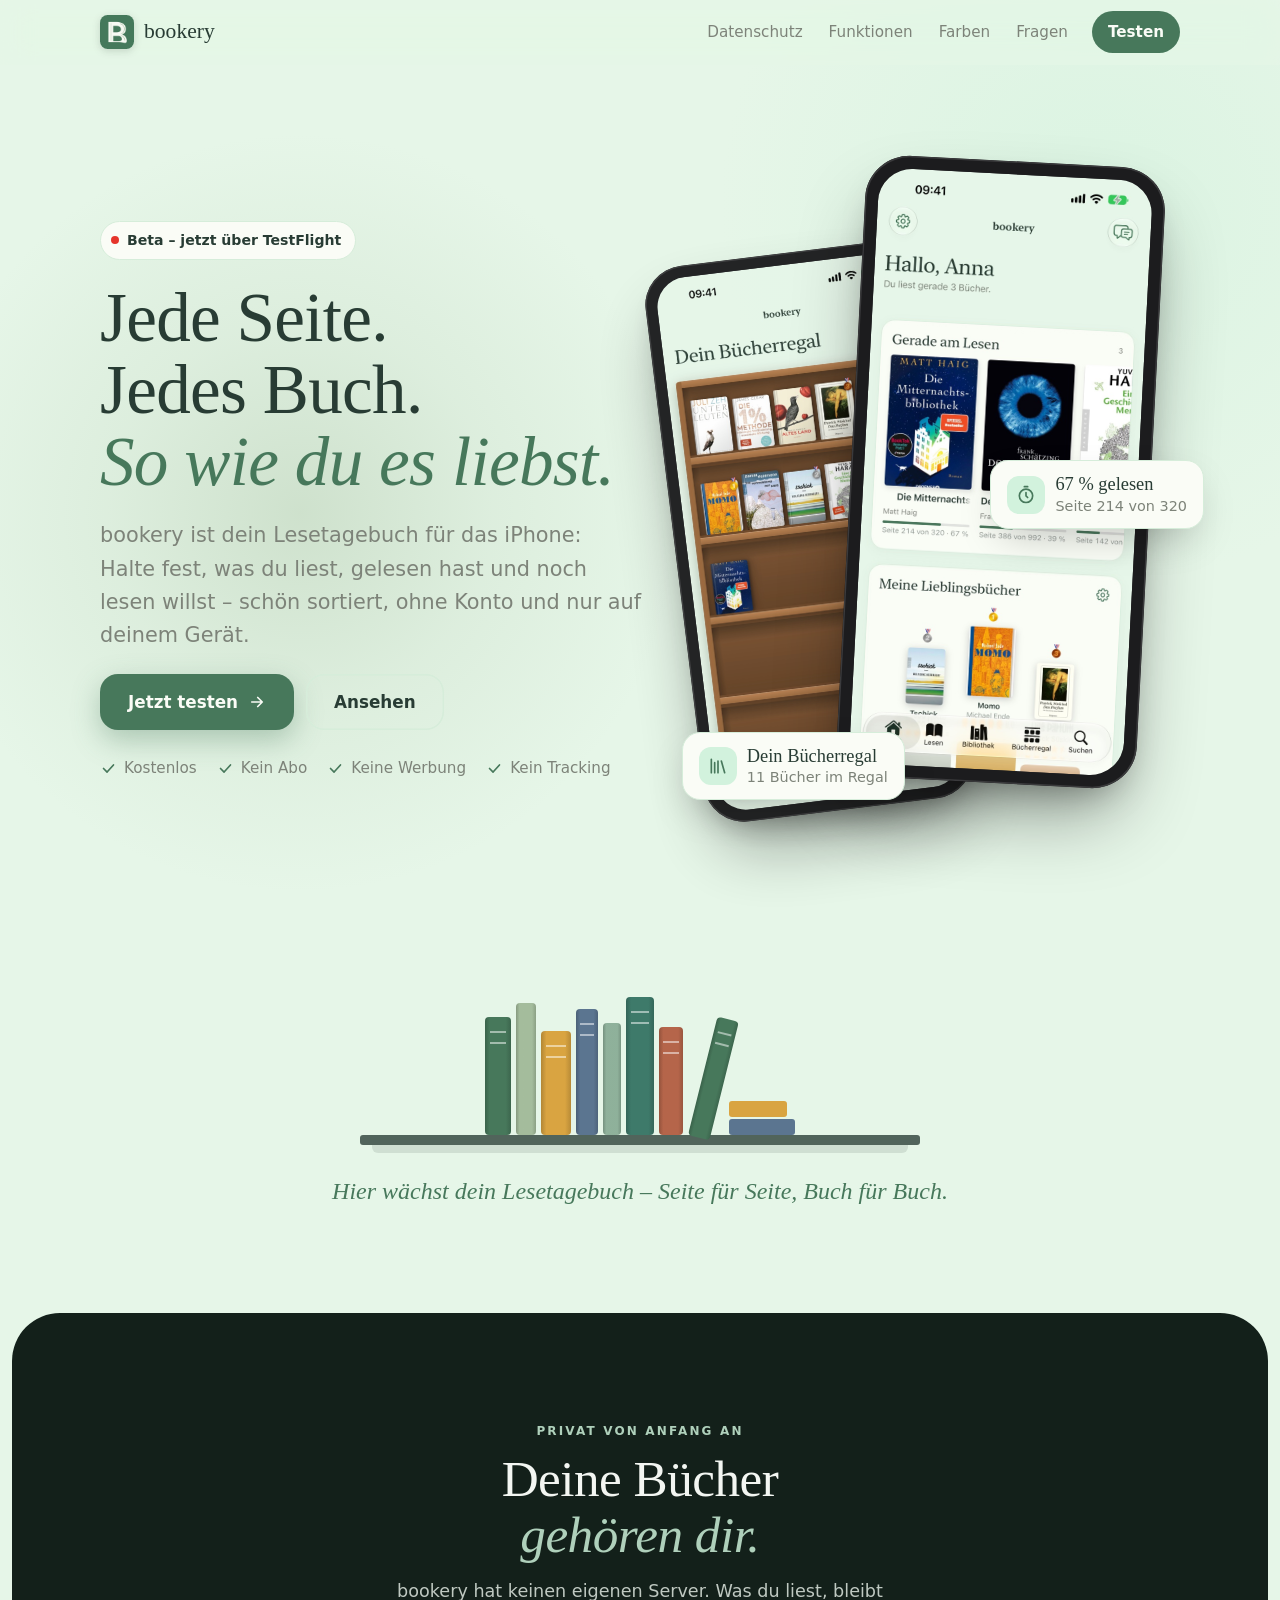
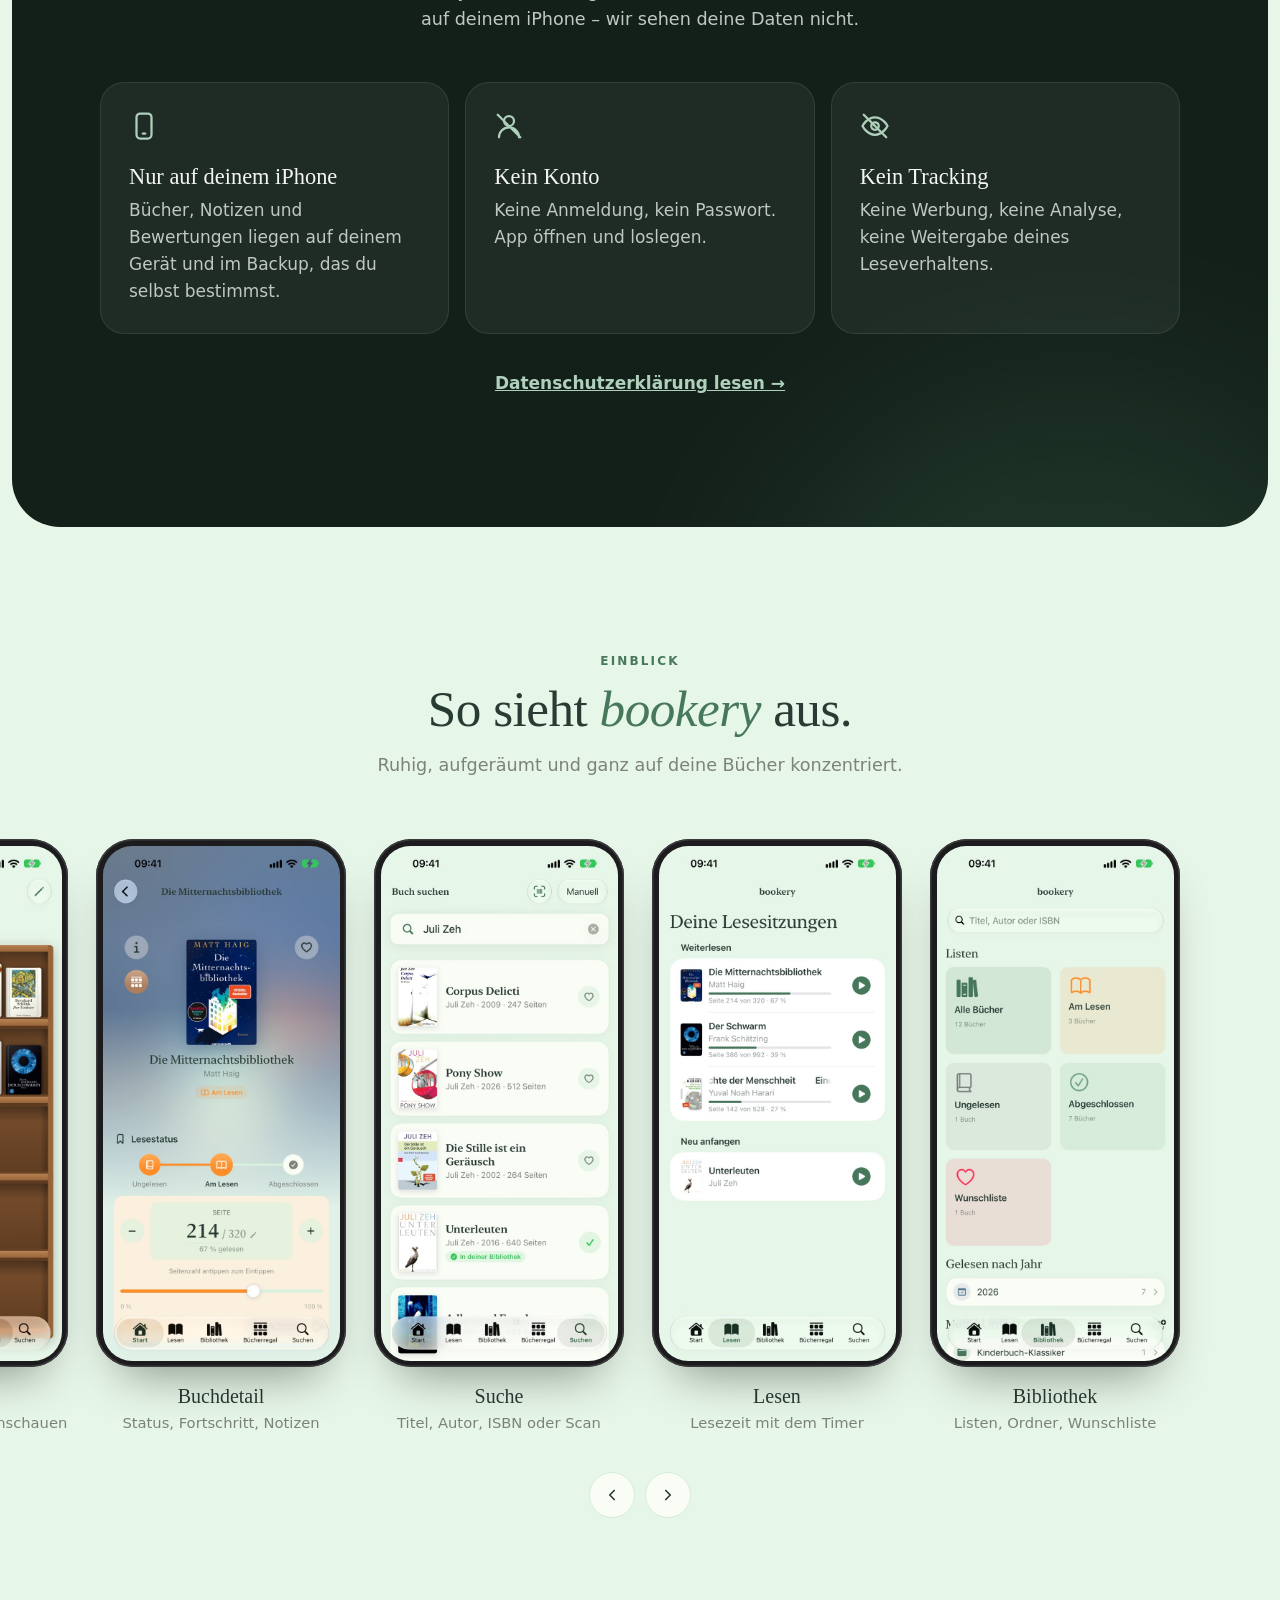
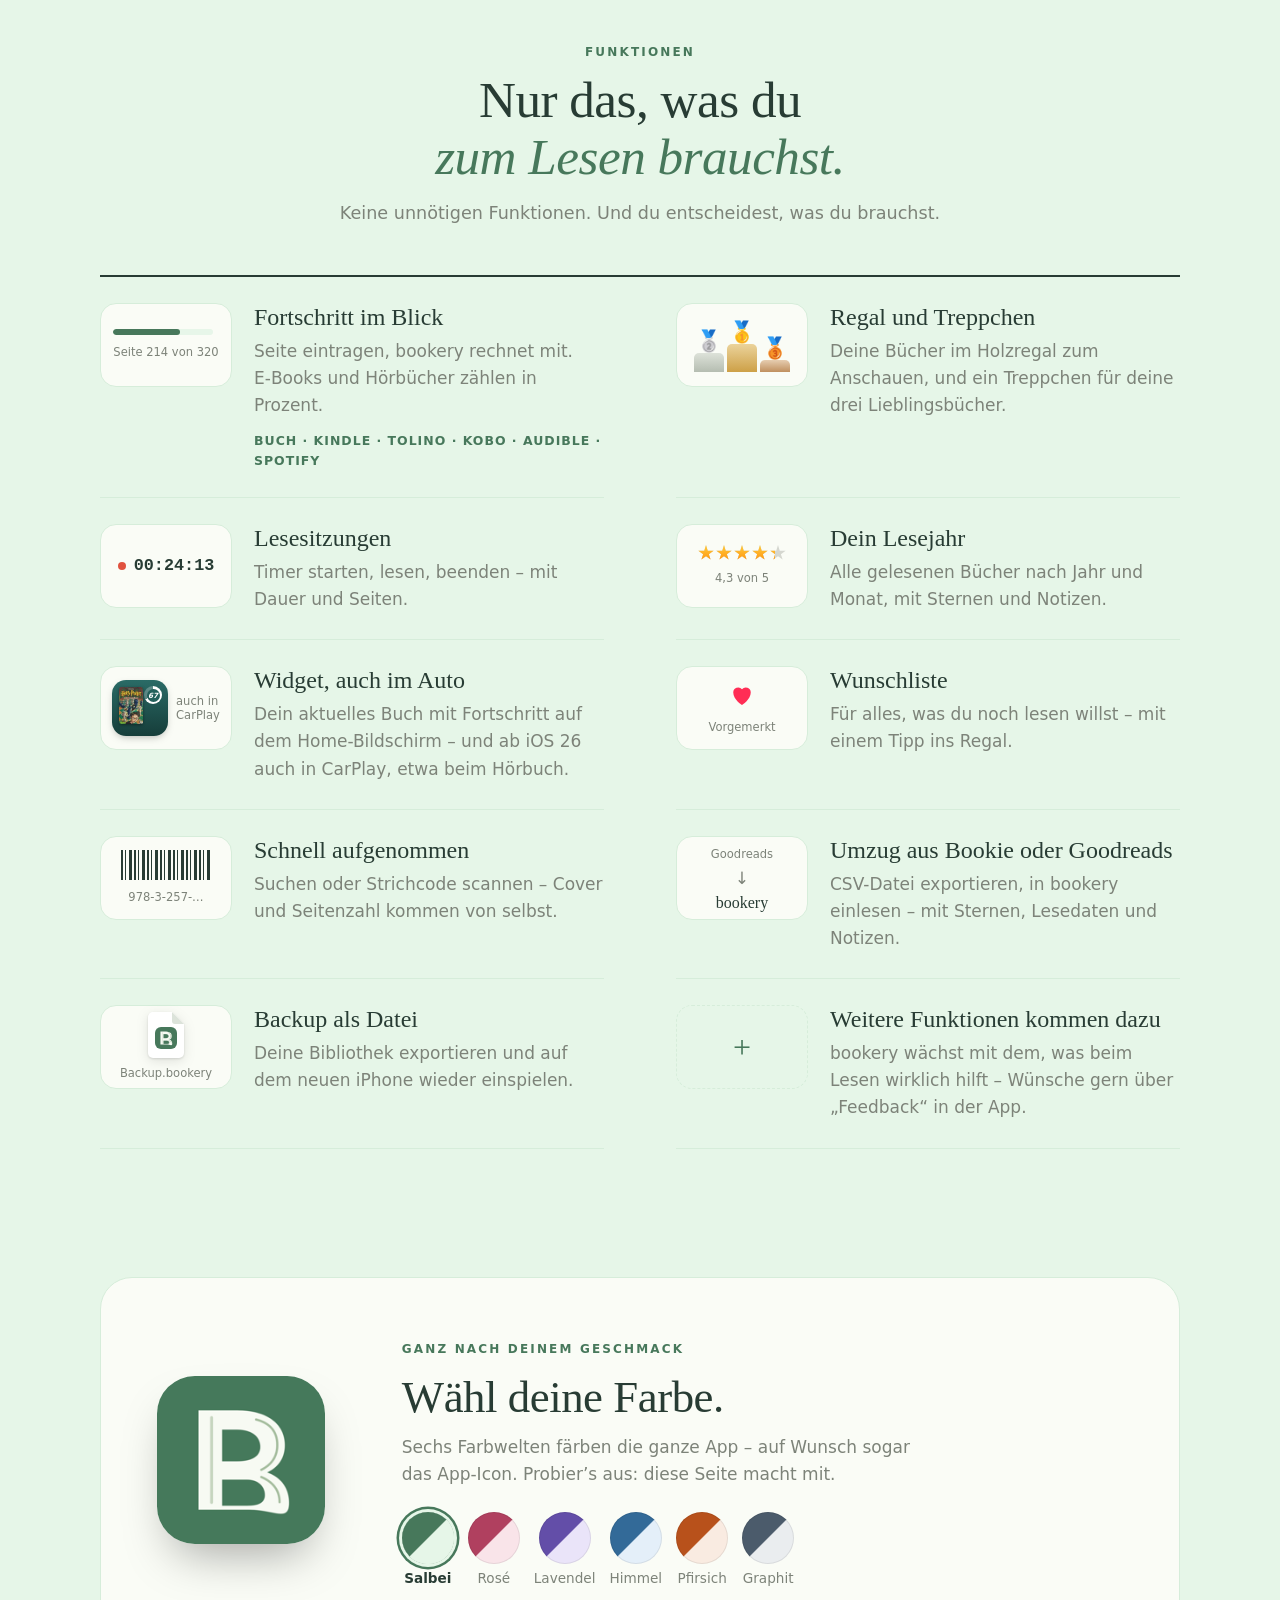
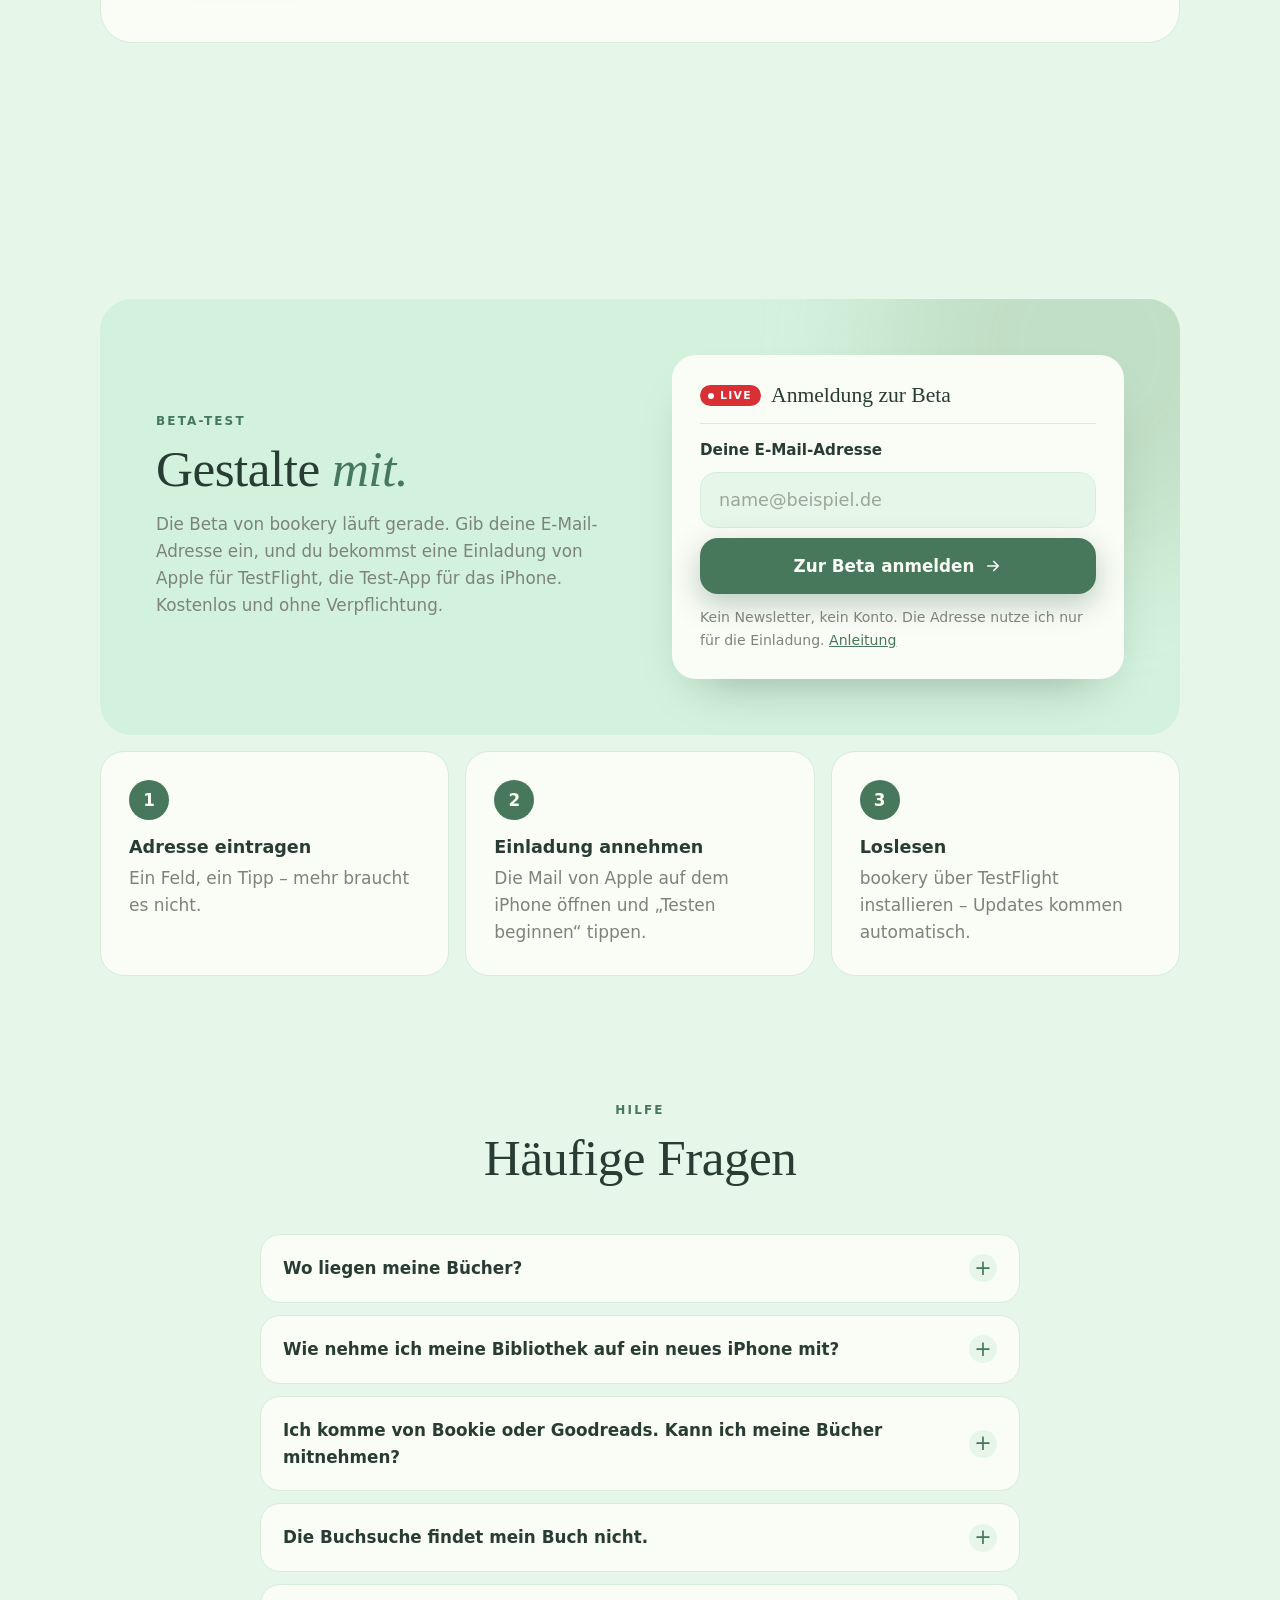
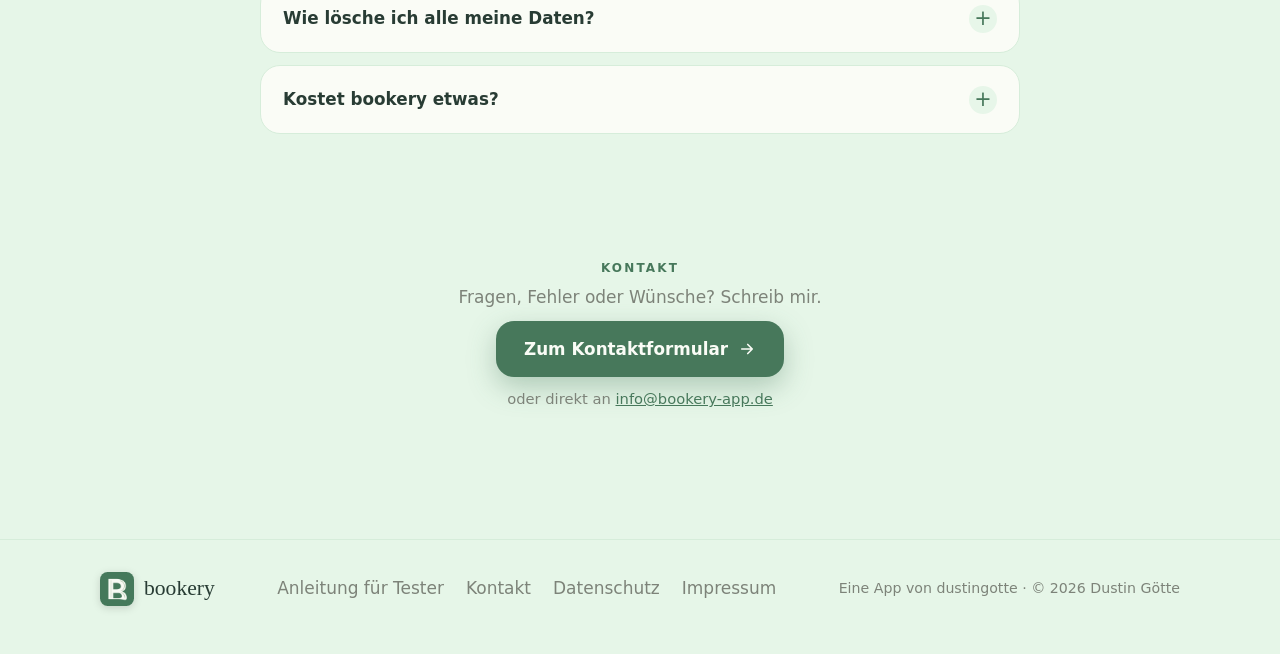
<file: index.html>
<!doctype html>
<html lang="de">
<head>
<meta charset="utf-8">
<meta name="viewport" content="width=device-width, initial-scale=1, viewport-fit=cover">
<title>bookery – Lesetagebuch für das iPhone</title>
<meta name="description" content="bookery – deine Bibliothek und dein Lesetagebuch für das iPhone. Privat, ohne Konto, ohne Werbung, ohne Tracking. Jetzt testen.">
<meta name="theme-color" content="#E6F6E8" media="(prefers-color-scheme: light)">
<meta name="theme-color" content="#16241B" media="(prefers-color-scheme: dark)">
<meta property="og:title" content="bookery – Dein Lesetagebuch für das iPhone">
<meta property="og:description" content="Halte fest, was du liest – schön sortiert und ganz privat. Ohne Konto, ohne Werbung, ohne Tracking.">
<meta property="og:image" content="https://bookery-app.de/shots/1-start.jpg">
<link rel="icon" href="logo.png" type="image/png">
<link rel="apple-touch-icon" href="apple-touch-icon.png">
<script src="frueh.js"></script>
<style>
/* ---------- Farben: Salbei aus der App, andere Farbwelten setzt das Skript ---------- */
:root {
  --paper:#E6F6E8; --card:#FAFCF6; --border:#D6EDDA; --chip:#E7F6E9; --ink:#283C34; --muted:#7D8379;
  --accent:#47785B; --soft:#A4BC9C; --accent-card:#D2F2DD; --on-accent:#FAFCF6;
  --serif: ui-serif, "New York", "Iowan Old Style", Georgia, serif;
  --sans: system-ui, -apple-system, "Helvetica Neue", "Segoe UI", sans-serif;
  --radius: 24px; color-scheme: light;
}
@media (prefers-color-scheme: dark) { :root {
  --paper:#16241B; --card:#26382D; --border:#3D5744; --chip:#314434; --ink:#FAFBFA; --muted:#BFC4BD;
  --accent:#AFD0BB; --soft:#799D72; --accent-card:#223E2A; --on-accent:#16241B; color-scheme: dark } }

* { box-sizing: border-box; }
html { -webkit-text-size-adjust: 100%; scroll-behavior: smooth; scroll-padding-top: 80px; }
body { margin: 0; background: var(--paper); color: var(--ink); font: 17px/1.6 var(--sans); overflow-x: hidden;
  transition: background-color .5s ease, color .5s ease; }
img { max-width: 100%; display: block; }
/* Nichts darf seitlich überstehen (Telefone, Farbkreise), sonst lässt Safari auf dem iPhone rauszoomen. clip hält die Kopfzeile klebend. */
html, body { overflow-x: clip; }
main { overflow-x: clip; }
html { touch-action: manipulation; }
a { color: var(--accent); }
:focus-visible { outline: 2px solid var(--accent); outline-offset: 3px; border-radius: 8px; }
.wrap { max-width: 1120px; margin: 0 auto; padding: 0 20px; }
h1, h2 { font-family: var(--serif); font-weight: 400; letter-spacing: -.01em; margin: 0; }
h2 { font-size: clamp(2rem, 5vw, 3.2rem); line-height: 1.1; }
h2 em, h1 em { font-style: italic; color: var(--accent); }
.eyebrow { display: inline-flex; align-items: center; gap: 8px; font: 600 12px/1 var(--sans); letter-spacing: .18em;
  text-transform: uppercase; color: var(--accent); }
.section { padding: clamp(72px, 12vw, 128px) 0; }
.section-head { max-width: 640px; margin: 0 auto 48px; text-align: center; display: grid; gap: 14px; justify-items: center; }
.section-head p { margin: 0; color: var(--muted); font-size: 1.1rem; text-wrap: balance; }

/* ---------- Kopfzeile ---------- */
.nav { position: sticky; top: 0; z-index: 20; backdrop-filter: saturate(1.6) blur(16px); -webkit-backdrop-filter: saturate(1.6) blur(16px);
  background: color-mix(in srgb, var(--paper) 72%, transparent); border-bottom: 1px solid transparent; transition: border-color .3s, background-color .5s; }
.nav.scrolled { border-bottom-color: var(--border); }
.nav .wrap { display: flex; align-items: center; gap: 24px; height: 64px; }
.brand { display: flex; align-items: center; gap: 10px; text-decoration: none; color: var(--ink); font: 400 1.35rem/1 var(--serif); margin-right: auto; }
.brand img { width: 34px; height: 34px; border-radius: 22.5%; box-shadow: 0 2px 8px rgb(0 0 0 / .15); }
.nav-links { display: flex; gap: 26px; }
.nav-links a { color: var(--muted); text-decoration: none; font-weight: 500; font-size: .95rem; }
.nav-links a:hover { color: var(--ink); }
.pill { display: inline-flex; align-items: center; gap: 6px; padding: 9px 16px; border-radius: 999px; background: var(--accent);
  color: var(--on-accent); text-decoration: none; font-weight: 600; font-size: .95rem; transition: transform .15s; }
.pill:hover { transform: translateY(-1px); }
@media (max-width: 720px) { .nav-links { display: none; } }

/* ---------- Hero ---------- */
.hero { position: relative; padding: clamp(40px, 8vw, 96px) 0 clamp(64px, 10vw, 120px); isolation: isolate; }
/* Weiche Lichtflecken als Verlauf statt filter: blur – Safari schneidet große Blur-Flächen sonst als helles Rechteck ab */
.hero::before, .hero::after { content: ""; position: absolute; z-index: -1; pointer-events: none; }
.hero::before { width: 760px; height: 760px; top: -240px; right: -200px; opacity: .55;
  background: radial-gradient(closest-side, var(--accent-card), transparent); }
/* Runder Schein hinter dem Text, wie auf smarthome.dustingotte.de. */
.hero::after { width: 760px; height: 760px; top: 50%; left: -80px; transform: translateY(-50%); border-radius: 50%;
  background: radial-gradient(closest-side, color-mix(in srgb, var(--soft) 36%, transparent), color-mix(in srgb, var(--soft) 14%, transparent) 50%, transparent); }
.hero .wrap { display: grid; grid-template-columns: 1.05fr .95fr; gap: 48px; align-items: center; }
.hero-text { display: grid; gap: 22px; justify-items: start; }
.badge { display: inline-flex; align-items: center; gap: 8px; padding: 7px 14px 7px 10px; border-radius: 999px;
  background: var(--card); border: 1px solid var(--border); font-size: .88rem; font-weight: 600; color: var(--ink); }
/* Immer rot, unabhängig von der Farbwelt: soll ins Auge stechen. */
.badge i { width: 8px; height: 8px; border-radius: 50%; background: #e5342b; box-shadow: 0 0 0 0 #e5342b; animation: ping 2s infinite; }
@keyframes ping { 0% { box-shadow: 0 0 0 0 rgb(229 52 43 / .6); } 80%, 100% { box-shadow: 0 0 0 9px transparent; } }
.hero h1 { font-size: clamp(2.6rem, 5.4vw, 4.5rem); line-height: 1.04; }
@media (max-width: 900px) { .hero h1 { font-size: clamp(2.5rem, 10.5vw, 4.2rem); } }
.hero .sub { margin: 0; font-size: clamp(1.1rem, 2vw, 1.3rem); color: var(--muted); max-width: 30em; text-wrap: pretty; }
.actions { display: flex; flex-wrap: wrap; gap: 12px; }
.button { display: inline-flex; align-items: center; justify-content: center; gap: 10px; min-height: 56px; padding: 0 28px;
  border-radius: 18px; background: var(--accent); color: var(--on-accent); font: 600 1.05rem/1 var(--sans); text-decoration: none;
  box-shadow: 0 10px 28px color-mix(in srgb, var(--accent) 35%, transparent); transition: transform .18s ease, box-shadow .18s ease; }
.button:hover { transform: translateY(-2px); box-shadow: 0 14px 34px color-mix(in srgb, var(--accent) 42%, transparent); }
.button:active { transform: scale(.98); }
.button svg { width: 18px; height: 18px; transition: transform .18s; }
.button:hover svg { transform: translateX(3px); }
.button.ghost { background: transparent; color: var(--ink); box-shadow: inset 0 0 0 1.5px var(--border); }
.button.ghost:hover { box-shadow: inset 0 0 0 1.5px var(--accent); }
.ticks { display: flex; flex-wrap: wrap; gap: 8px 20px; padding: 0; margin: 4px 0 0; list-style: none; color: var(--muted); font-size: .95rem; }
.ticks li { display: flex; align-items: center; gap: 7px; }
.ticks svg { width: 17px; height: 17px; color: var(--accent); }

/* Telefone */
.phones { position: relative; height: clamp(520px, 62vw, 680px); }
.phone { position: absolute; width: clamp(220px, 26vw, 300px); padding: 2.6%; border-radius: 15% / 7%;
  background: #1c1c1e; box-shadow: 0 0 0 1.5px #3a3a3c inset, 0 40px 80px -20px rgb(0 0 0 / .45), 0 18px 36px -18px rgb(0 0 0 / .35); }
/* Bild bestimmt die Höhe: so wird der Screenshot nie beschnitten oder vergrößert. */
.phone img { width: 100%; height: auto; aspect-ratio: 660 / 1434; border-radius: 12.4% / 5.7%; }
.phone.front { --fx: -28%; left: 50%; top: 0; transform: translateX(var(--fx)) rotate(3deg); z-index: 2; animation: float 7s ease-in-out infinite; }
.phone.back { --bx: -92%; left: 50%; top: 60px; transform: translateX(var(--bx)) rotate(-7deg) scale(.9); opacity: .96; animation: float2 8s ease-in-out infinite; }
@keyframes float { 50% { transform: translateX(var(--fx)) rotate(3deg) translateY(-14px); } }
@keyframes float2 { 50% { transform: translateX(var(--bx)) rotate(-7deg) scale(.9) translateY(10px); } }
.sticker { position: absolute; z-index: 3; display: flex; align-items: center; gap: 10px; padding: 12px 16px; border-radius: 18px;
  background: var(--card); border: 1px solid var(--border); box-shadow: 0 16px 40px -12px rgb(0 0 0 / .25); font-size: .9rem; line-height: 1.3; }
.sticker b { display: block; font-family: var(--serif); font-weight: 400; font-size: 1.15rem; }
.sticker span { color: var(--muted); }
.sticker .dot { width: 38px; height: 38px; border-radius: 12px; display: grid; place-items: center; background: var(--accent-card); color: var(--accent); flex: none; }
.sticker .dot svg { width: 20px; height: 20px; }
.sticker.one { right: -24px; top: 44%; animation: float3 6s ease-in-out infinite; }
.sticker.two { left: -8px; bottom: 6%; animation: float3 7s ease-in-out -2s infinite; }
@keyframes float3 { 50% { transform: translateY(-10px); } }

@media (max-width: 900px) {
  .hero .wrap { grid-template-columns: 1fr; text-align: center; }
  .hero-text { justify-items: center; }
  .actions, .ticks { justify-content: center; }
  .phones { height: 560px; max-width: 420px; width: 100%; margin: 0 auto; }
  .phone { width: 240px; }
  .sticker.one { right: -4px; } .sticker.two { left: -4px; }
}

/* ---------- Regal, das sich füllt ---------- */
.shelf-band { padding: 24px 0 0; text-align: center; }
.shelf { display: inline-flex; flex-direction: column; width: min(560px, 100%); }
.spines { display: flex; align-items: flex-end; justify-content: center; gap: 5px; height: 150px; padding: 0 24px; }
.spine { width: var(--w); height: var(--h); border-radius: 4px; background: linear-gradient(90deg, color-mix(in srgb, var(--c) 82%, #000) 0, var(--c) 18%, var(--c) 80%, color-mix(in srgb, var(--c) 85%, #000));
  position: relative; transform-origin: bottom left; }
.spine::before { content: ""; position: absolute; left: 18%; right: 18%; top: 14px; height: 9px; border-top: 2.5px solid rgb(255 255 255 / .5); border-bottom: 2.5px solid rgb(255 255 255 / .5); }
.spine.plain::before { display: none; }
.spine.tilt { transform: rotate(var(--tilt, 0deg)); }
.stack { display: flex; flex-direction: column; gap: 2px; margin-left: 14px; align-self: flex-end; }
.stack span { height: 16px; border-radius: 3px; background: var(--c); }
.board { height: 10px; border-radius: 3px; background: color-mix(in srgb, var(--ink) 78%, transparent); }
.board-shadow { height: 8px; margin: 0 12px; border-radius: 0 0 6px 6px; background: color-mix(in srgb, var(--ink) 12%, transparent); }
.js .shelf .spine, .js .shelf .stack { opacity: 0; transform: translateY(-46px); }
.js .shelf .spine.tilt { transform: translateY(-46px) rotate(0); }
.shelf.filled .spine, .shelf.filled .stack { opacity: 1; transform: none; transition: transform .6s cubic-bezier(.3,1.5,.5,1) calc(var(--i) * 70ms), opacity .3s ease calc(var(--i) * 70ms); }
.shelf.filled .spine.tilt { transform: rotate(var(--tilt)); }
.shelf-caption { margin: 22px 0 0; font: italic clamp(1.2rem, 2.6vw, 1.5rem)/1.4 var(--serif); color: var(--accent); }

/* ---------- Galerie ---------- */
.gallery { display: flex; gap: 28px; overflow-x: auto; scroll-snap-type: x mandatory; padding: 12px max(20px, calc((100vw - 1120px) / 2 + 20px)) 36px;
  scrollbar-width: none; -webkit-overflow-scrolling: touch; }
.gallery::-webkit-scrollbar { display: none; }
/* Solange die Galerie von selbst wandert, kein Einrasten -- sonst springt sie bei jedem Schritt zurück. */
.gallery.wandert { scroll-snap-type: none; }
.shot { flex: none; width: clamp(210px, 22vw, 250px); scroll-snap-align: center; display: grid; align-content: start; gap: 16px; margin: 0; }
.shot .phone { position: relative; width: 100%; box-shadow: 0 0 0 1.5px #3a3a3c inset, 0 28px 50px -24px rgb(0 0 0 / .45); transition: transform .3s ease; }
.shot:hover .phone { transform: translateY(-6px); }
.shot figcaption { text-align: center; }
.shot figcaption b { display: block; font: 400 1.25rem/1.3 var(--serif); }
.shot figcaption span { color: var(--muted); font-size: .92rem; }
.gallery-nav { display: flex; justify-content: center; gap: 10px; }
.gallery-nav button { width: 46px; height: 46px; border-radius: 50%; border: 1.5px solid var(--border); background: var(--card); color: var(--ink);
  cursor: pointer; display: grid; place-items: center; transition: border-color .2s; }
.gallery-nav button:hover { border-color: var(--accent); }
.gallery-nav svg { width: 18px; height: 18px; }

/* ---------- Funktionen ---------- */
/* Funktionen: jede mit einer kleinen Ansicht aus der App statt eines Symbols -- man sieht,
   was gemeint ist, bevor man liest. */
.contents { list-style: none; margin: 0; padding: 0; display: grid; grid-template-columns: 1fr 1fr;
  column-gap: clamp(32px, 6vw, 72px); border-top: 2px solid var(--ink); }
.contents li { display: grid; grid-template-columns: 132px 1fr; gap: 22px; align-items: start; padding: 26px 0; border-bottom: 1px solid var(--border); }
.contents h3 { margin: 0; font: 400 clamp(1.3rem, 2.2vw, 1.5rem)/1.2 var(--serif); }
.contents p { margin: 6px 0 0; color: var(--muted); max-width: 34em; }
.contents .formats { display: block; margin-top: 12px; font-size: .78rem; font-weight: 600; letter-spacing: .08em; text-transform: uppercase; color: var(--accent); }
.mini { height: 84px; border-radius: 16px; background: var(--card); border: 1px solid var(--border); display: grid; place-content: center;
  justify-items: center; gap: 8px; padding: 0 14px; color: var(--accent); }
.mini small { font-size: .72rem; color: var(--muted); white-space: nowrap; }
.mini-prog { justify-items: stretch; width: 100%; }
.mini-prog .bar { display: block; width: 100px; height: 6px; border-radius: 3px; background: var(--chip); overflow: hidden; }
.mini-prog .bar i { display: block; width: 67%; height: 100%; background: var(--accent); border-radius: 3px; }
/* Treppchen wie in der App (FavoriteBooksView): Medaille über gestuftem Sockel,
   gedämpftes Gold, Salbeisilber und Ton als Verlauf. */
.mini-podest { grid-auto-flow: column; align-items: end; gap: 3px; padding-top: 4px; }
.mini-podest span { display: grid; justify-items: center; gap: 2px; }
.mini-podest b { font-size: 1.3rem; line-height: 1; }
.mini-podest i { width: 30px; border-radius: 5px 5px 0 0; }
.mini-podest .p1 i { height: 28px; background: linear-gradient(#EBD39B, #CDA047); }
.mini-podest .p2 i { height: 19px; background: linear-gradient(#DDE2D9, #B5BDB1); }
.mini-podest .p3 i { height: 12px; background: linear-gradient(#E6CDB0, #C0905F); }
@media (prefers-color-scheme: dark) {
  .mini-podest .p1 i { background: linear-gradient(#B8944A, #8F7232); }
  .mini-podest .p2 i { background: linear-gradient(#8C9688, #667063); }
  .mini-podest .p3 i { background: linear-gradient(#A67E58, #7D5C3E); }
}
.mini-timer { grid-auto-flow: column; align-items: center; gap: 8px; font: 600 1.05rem/1 var(--mono, ui-monospace, Menlo, monospace); color: var(--ink); font-variant-numeric: tabular-nums; }
.mini-timer .dot { width: 8px; height: 8px; border-radius: 50%; background: #E0523F; animation: tick 1.6s ease-in-out infinite; }
@keyframes tick { 50% { opacity: .25; } }
/* Sterne wie in der App (RatingView): warmer Verlauf, angeschnittener letzter Stern. */
.mini-sterne .stars { display: flex; gap: 2px; }
.mini-sterne .stars i { position: relative; width: 16px; height: 16px; background: color-mix(in srgb, var(--muted) 30%, transparent);
  clip-path: polygon(50% 0, 61% 35%, 98% 35%, 68% 57%, 79% 91%, 50% 70%, 21% 91%, 32% 57%, 2% 35%, 39% 35%); }
.mini-sterne .stars i::after { content: ""; position: absolute; inset: 0; width: calc(var(--f) * 100%);
  background: linear-gradient(#FFCC3D, #FF940F); }
/* Herz in der Farbe der Wunschliste in der App (Systempink). */
/* Kleines Widget wie in der App: Buchfarbe als Fläche, Cover links, Fortschrittsring rechts. */
.mini-widget { grid-auto-flow: column; align-items: center; gap: 8px; padding: 0 10px; }
.mini-widget small { white-space: normal; line-height: 1.25; text-align: left; }
.mini-widget .w { position: relative; width: 56px; height: 56px; border-radius: 14px; background: linear-gradient(#2A6B66, #163D3A);
  box-shadow: 0 3px 8px -3px rgb(0 0 0 / .35); }
.mini-widget .cover { position: absolute; left: 7px; top: 7px; width: 24px; height: 37px; border-radius: 2px; object-fit: cover; box-shadow: 0 1px 3px rgb(0 0 0 / .4); }
.mini-widget .ring { position: absolute; right: 6px; top: 6px; width: 18px; height: 18px; border-radius: 50%; display: grid; place-items: center;
  background: conic-gradient(#fff 67%, rgb(255 255 255 / .25) 0); }
.mini-widget .ring::before { content: ""; position: absolute; inset: 2.5px; border-radius: 50%; background: #23605B; }
.mini-widget .ring b { position: relative; font-size: .45rem; color: #fff; }
.mini-more { border-style: dashed; background: transparent; }
.mini-more span { font: 300 2rem/1 var(--serif); color: var(--accent); }
.mini-wunsch svg { width: 30px; height: 30px; fill: #FF2D55; }
@media (prefers-color-scheme: dark) { .mini-more { border-style: dashed; background: transparent; }
.mini-more span { font: 300 2rem/1 var(--serif); color: var(--accent); }
.mini-wunsch svg { fill: #FF375F; } }
.mini-scan .code { width: 90px; height: 30px; background: repeating-linear-gradient(90deg, var(--ink) 0 2px, transparent 2px 4px, var(--ink) 4px 5px, transparent 5px 8px, var(--ink) 8px 11px, transparent 11px 13px); }
.mini-umzug { gap: 2px; }
.mini-umzug span { color: var(--muted); }
.mini-umzug b { font: 400 1rem/1 var(--serif); color: var(--ink); }
/* Backup-Datei wie in der Dateien-App: Blatt mit Eselsohr, bookery-Logo darauf, echte Endung. */
.mini-backup { gap: 6px; }
.mini-backup .docwrap { filter: drop-shadow(0 1px 1px rgb(0 0 0 / .12)) drop-shadow(0 3px 6px rgb(0 0 0 / .1)); }
.mini-backup .doc { position: relative; width: 36px; height: 46px; display: grid; place-items: center; background: #FFFFFF;
  border-radius: 5px; clip-path: polygon(0 0, 66% 0, 100% 26%, 100% 100%, 0 100%); }
.mini-backup .doc::after { content: ""; position: absolute; top: 0; right: 0; width: 12px; height: 12px; background: #DCE3DA; border-bottom-left-radius: 3px; }
.mini-backup .doc img { width: 22px; height: 22px; border-radius: 6px; margin-top: 6px; }
@media (prefers-color-scheme: dark) { .mini-backup .doc { background: #3A4D40; } .mini-backup .doc::after { background: #56705D; } }
@media (max-width: 760px) { .contents { grid-template-columns: 1fr; } }
/* Handy: nur die Ansichten als Kacheln -- Titel bleiben für Screenreader, Beschreibungen fallen weg. */
@media (max-width: 600px) {
  .contents { grid-template-columns: 1fr 1fr; gap: 10px; border-top: 0; }
  .contents li { display: block; padding: 0; border: 0; }
  .contents li > div:not(.mini) { position: absolute; width: 1px; height: 1px; overflow: hidden; clip-path: inset(50%); white-space: nowrap; }
  .contents .mini { height: 96px; border-radius: 18px; }
  .contents .mini-prog .bar { background: var(--border); }
}
@media (max-width: 420px) { .mini { padding: 0 8px; } .mini-prog .bar { width: 80px; } .mini-scan .code { width: 72px; } .mini small { font-size: .64rem; } .mini-timer { font-size: .88rem; gap: 6px; }
  .mini-widget { gap: 6px; padding: 0 6px; } .mini-widget .w { width: 46px; height: 46px; border-radius: 12px; }
  .mini-widget .cover { left: 6px; top: 6px; width: 20px; height: 31px; } .mini-widget .ring { right: 5px; top: 5px; width: 15px; height: 15px; } .mini-widget .ring b { font-size: .38rem; } }

/* ---------- Farbwelten ---------- */
.themes { display: grid; grid-template-columns: auto 1fr; gap: clamp(32px, 6vw, 80px); align-items: center; background: var(--card);
  border: 1px solid var(--border); border-radius: 32px; padding: clamp(28px, 5vw, 56px); transition: background-color .5s, border-color .5s; }
.themes .icon-big { width: clamp(120px, 16vw, 168px); height: auto; aspect-ratio: 1; border-radius: 22.5%; box-shadow: 0 24px 48px -16px rgb(0 0 0 / .35);
  transition: transform .5s cubic-bezier(.3,1.4,.5,1); }
.themes .icon-big.pop { transform: scale(.88) rotate(-6deg); }
.themes h2 { font-size: clamp(1.9rem, 4.4vw, 2.8rem); }
.themes p { color: var(--muted); margin: 12px 0 24px; max-width: 30em; }
.swatches { display: flex; flex-wrap: wrap; gap: 14px; }
.swatch { appearance: none; border: 0; padding: 0; background: none; cursor: pointer; display: grid; justify-items: center; gap: 8px; color: var(--muted); font: 500 .85rem/1 var(--sans); }
.swatch i { width: 52px; height: 52px; border-radius: 50%; background: linear-gradient(135deg, var(--a) 49%, var(--p) 51%);
  box-shadow: 0 0 0 1px rgb(0 0 0 / .08) inset; transition: transform .2s, box-shadow .2s; }
.swatch:hover i { transform: scale(1.08); }
.swatch[aria-pressed="true"] { color: var(--ink); font-weight: 700; }
.swatch[aria-pressed="true"] i { box-shadow: 0 0 0 3px var(--paper), 0 0 0 5.5px var(--accent); }
@media (max-width: 720px) { .themes { grid-template-columns: 1fr; text-align: center; justify-items: center; } .swatches { justify-content: center; } }

/* ---------- Datenschutz ---------- */
.privacy { background: #13201A; color: #F3F6F2; border-radius: clamp(28px, 4vw, 48px); margin: 0 12px; padding: clamp(64px, 10vw, 112px) 0; position: relative; overflow: hidden; isolation: isolate; }
.privacy::before { content: ""; position: absolute; inset: auto -10% -60% auto; width: 640px; height: 640px; border-radius: 50%; background: var(--accent); opacity: .22; filter: blur(90px); z-index: -1; }
.privacy.privacy-top { margin-top: clamp(56px, 9vw, 104px); }
.privacy .eyebrow { color: #AFD0BB; }
.privacy h2 em { color: #AFD0BB; }
.privacy .section-head p { color: #BFC8C1; }
.pillars { display: grid; grid-template-columns: repeat(3, 1fr); gap: 16px; }
.pillar { padding: 28px; border-radius: var(--radius); background: rgb(255 255 255 / .05); border: 1px solid rgb(255 255 255 / .09); }
.pillar svg { width: 30px; height: 30px; color: #AFD0BB; margin-bottom: 14px; }
.pillar h3 { margin: 0 0 6px; font: 400 1.4rem/1.25 var(--serif); }
.pillar p { margin: 0; color: #BFC8C1; }
.privacy .more { text-align: center; margin-top: 36px; }
.privacy .more a { color: #AFD0BB; font-weight: 600; }
@media (max-width: 820px) { .pillars { grid-template-columns: 1fr; } }

/* ---------- Testen ---------- */
.steps { display: grid; grid-template-columns: repeat(3, 1fr); gap: 16px; counter-reset: step; margin-bottom: 40px; }
.steps { margin-bottom: 0; }
.step { background: var(--card); border: 1px solid var(--border); border-radius: var(--radius); padding: 28px; position: relative; }
.step::before { counter-increment: step; content: counter(step); display: grid; place-items: center; width: 40px; height: 40px; border-radius: 50%;
  background: var(--accent); color: var(--on-accent); font: 600 1.05rem/1 var(--sans); margin-bottom: 16px; }
.step h3 { margin: 0 0 6px; font: 600 1.1rem/1.3 var(--sans); }
.step p { margin: 0; color: var(--muted); }
.center { text-align: center; }
@media (max-width: 820px) { .steps { grid-template-columns: 1fr; } }

/* ---------- Testen: Anmeldung ---------- */
.signup { display: grid; grid-template-columns: 1fr 1fr; gap: clamp(28px, 5vw, 64px); align-items: center; padding: clamp(28px, 5vw, 56px);
  border-radius: 32px; background: var(--accent-card); position: relative; overflow: hidden; isolation: isolate; margin-bottom: 16px; transition: background-color .5s; }
.signup::before { content: ""; position: absolute; z-index: -1; width: 420px; height: 420px; right: -120px; top: -160px; border-radius: 50%;
  background: var(--soft); opacity: .35; filter: blur(60px); }
.signup-text { display: grid; gap: 14px; }
.signup-text p { margin: 0; color: var(--muted); font-size: 1.05rem; text-wrap: pretty; }
.signup-form { display: grid; gap: 10px; background: var(--card); border-radius: 24px; padding: clamp(20px, 3vw, 28px);
  box-shadow: 0 24px 50px -28px rgb(0 0 0 / .35); transition: background-color .5s; }
.signup-form label { font-weight: 600; font-size: .95rem; }
.form-head { display: flex; align-items: center; gap: 10px; padding-bottom: 14px; margin-bottom: 4px; border-bottom: 1px solid var(--border); }
.form-head h3 { margin: 0; font: 400 1.35rem/1.2 var(--serif); }
/* Immer rot wie das Hero-Badge: zeigt, dass die Anmeldung gerade offen ist */
.live-tag { display: inline-flex; align-items: center; gap: 6px; padding: 4px 9px 4px 8px; border-radius: 999px; background: #D93036; color: #fff;
  font: 700 .68rem/1.2 var(--sans); letter-spacing: .12em; text-transform: uppercase; }
.live-tag i { width: 6px; height: 6px; border-radius: 50%; background: #fff; animation: ping-white 2s infinite; }
@keyframes ping-white { 0% { box-shadow: 0 0 0 0 rgb(255 255 255 / .7); } 80%, 100% { box-shadow: 0 0 0 6px transparent; } }
.field { display: grid; gap: 10px; }
.field input { width: 100%; min-height: 56px; padding: 0 18px; border-radius: 16px; border: 1.5px solid var(--border); background: var(--paper);
  color: var(--ink); font: 400 1.1rem/1 var(--sans); transition: border-color .2s, box-shadow .2s; }
.field input::placeholder { color: color-mix(in srgb, var(--muted) 70%, transparent); }
.field input:focus { outline: none; border-color: var(--accent); box-shadow: 0 0 0 4px color-mix(in srgb, var(--accent) 18%, transparent); }
.field input[aria-invalid="true"] { border-color: #C2453A; }
.field .button { width: 100%; border: 0; cursor: pointer; }
.field .button[disabled] { opacity: .7; cursor: progress; transform: none; }
.signup-form .note { margin: 2px 0 0; color: var(--muted); font-size: .88rem; }
.signup-form .note.error { color: #C2453A; }
@media (prefers-color-scheme: dark) { .field input[aria-invalid="true"] { border-color: #F08A80; } .signup-form .note.error { color: #F08A80; } }
.hp { position: absolute; left: -9999px; width: 1px; height: 1px; opacity: 0; }
.done { display: grid; justify-items: start; }
.done[hidden] { display: none; }
.signup-form.sent > :not(.done) { display: none; }
@media (max-width: 820px) { .signup { grid-template-columns: 1fr; } }
@media (max-width: 560px) { .signup { padding: 26px 18px 18px; border-radius: 28px; } .signup-text { padding: 0 6px; } }

/* ---------- Fragen ---------- */
.faq { max-width: 760px; margin: 0 auto; display: grid; gap: 12px; }
.faq details { background: var(--card); border: 1px solid var(--border); border-radius: 20px; padding: 0 22px; transition: border-color .2s, background-color .5s; }
.faq details[open] { border-color: var(--accent); }
.faq summary { list-style: none; cursor: pointer; padding: 20px 36px 20px 0; position: relative; font-weight: 600; font-size: 1.05rem; }
.faq summary::-webkit-details-marker { display: none; }
.faq summary::after { content: "+"; position: absolute; right: 0; top: 50%; transform: translateY(-50%); width: 28px; height: 28px; border-radius: 50%;
  display: grid; place-items: center; background: var(--chip); color: var(--accent); font: 500 1.3rem/1 var(--sans); transition: transform .25s; }
.faq details[open] summary::after { transform: translateY(-50%) rotate(45deg); }
.faq details p { margin: -6px 0 20px; color: var(--muted); }

/* ---------- Kontakt & Fuß ---------- */
.contact { text-align: center; display: grid; gap: 10px; justify-items: center; }
.contact p { margin: 0; color: var(--muted); }
.mail { font: 400 clamp(1.4rem, 4vw, 2.2rem)/1.2 var(--serif); color: var(--ink); text-decoration: none; word-break: break-word;
  background: linear-gradient(var(--accent), var(--accent)) 0 100% / 100% 2px no-repeat; padding-bottom: 4px; }
.mail:hover { color: var(--accent); }
footer { border-top: 1px solid var(--border); padding: 32px 0 48px; }
footer .wrap { display: flex; flex-wrap: wrap; align-items: center; justify-content: space-between; gap: 16px; }
footer nav { display: flex; flex-wrap: wrap; gap: 6px 22px; }
footer nav a { color: var(--muted); text-decoration: none; font-weight: 500; }
footer nav a:hover { color: var(--ink); }
footer small { color: var(--muted); }

/* ---------- iPhone: alles eine Nummer kleiner, Telefone passen nebeneinander ---------- */
@media (max-width: 560px) {
  body { font-size: 16px; }
  .wrap { padding: 0 18px; }
  .section { padding: 64px 0; }
  .section-head { margin-bottom: 30px; gap: 10px; }
  .section-head p { font-size: 1rem; }
  h2 { font-size: clamp(1.75rem, 7.8vw, 2.2rem); }
  .nav .wrap { height: 56px; }
  .brand { font-size: 1.2rem; } .brand img { width: 30px; height: 30px; }
  .pill { padding: 8px 14px; font-size: .88rem; }

  .hero { padding: 28px 0 40px; }
  .hero .wrap { gap: 28px; }
  .hero-text { gap: 16px; }
  .badge { font-size: .8rem; padding: 6px 12px 6px 9px; }
  .hero h1 { font-size: clamp(2.1rem, 9.8vw, 2.6rem); }
  .hero .sub { font-size: 1rem; }
  .button { min-height: 50px; padding: 0 22px; border-radius: 15px; font-size: 1rem; }
  .ticks { font-size: .86rem; gap: 6px 14px; }
  .phones { height: calc(42vw * 2.173 + 40px); max-width: none; }
  .phone { width: 42vw; }
  .phone.front { --fx: -6%; }
  .phone.back { --bx: -94%; top: 34px; }
  .sticker { padding: 8px 11px; gap: 8px; border-radius: 14px; font-size: .74rem; }
  .sticker b { font-size: .95rem; }
  .sticker .dot { width: 30px; height: 30px; border-radius: 9px; }
  .sticker .dot svg { width: 16px; height: 16px; }
  .sticker.one { right: 0; top: 50%; } .sticker.two { left: 0; bottom: 4%; }

  .spines { height: 120px; transform: scale(.85); transform-origin: bottom center; }
  .shelf-caption { font-size: 1.1rem; padding: 0 18px; }
  .gallery { gap: 18px; padding-bottom: 24px; }
  .shot { width: 46vw; gap: 12px; }
  .shot figcaption b { font-size: 1.05rem; }
  .shot figcaption span { font-size: .82rem; }

  .formats span { font-size: .78rem; padding: 5px 10px; }

  .themes { padding: 26px 18px; border-radius: 24px; gap: 22px; }
  .themes .icon-big { width: 96px; border-radius: 22px; }
  .themes h2 { font-size: 1.75rem; }
  .themes p { font-size: .95rem; margin: 10px 0 18px; }
  .swatches { display: grid; grid-template-columns: repeat(3, 1fr); gap: 14px 8px; width: 100%; }
  .swatch { font-size: .8rem; }
  .swatch i { width: 44px; height: 44px; }

  .privacy { margin: 0 8px; border-radius: 28px; padding: 56px 0; }
  .pillar { padding: 20px; border-radius: 20px; }
  .pillar svg { width: 26px; height: 26px; margin-bottom: 10px; }
  .pillar h3 { font-size: 1.2rem; }
  .pillar p { font-size: .92rem; }
  .signup-text p { font-size: .98rem; }
  .field input { min-height: 50px; font-size: 1rem; }
  .step { padding: 20px; }
  .step::before { width: 34px; height: 34px; font-size: .95rem; margin-bottom: 12px; }
  .faq summary { font-size: .98rem; padding: 16px 34px 16px 0; }
  .faq details { padding: 0 18px; border-radius: 16px; }
  .faq details p { font-size: .94rem; }
  .mail { font-size: 1.35rem; }
}

/* ---------- Einblenden beim Scrollen ---------- */
.js .reveal { opacity: 0; transform: translateY(28px); transition: opacity .8s ease, transform .8s cubic-bezier(.2,.7,.2,1); transition-delay: var(--d, 0ms); }
.js .reveal.in { opacity: 1; transform: none; }

@media (prefers-reduced-motion: reduce) {
  *, *::before, *::after { animation: none !important; transition: none !important; }
  html { scroll-behavior: auto; }
  .js .reveal, .js .shelf .spine, .js .shelf .stack { opacity: 1; transform: none; }
  .js .shelf .spine.tilt { transform: rotate(var(--tilt)); }
}

/* ---------- Nach oben (wie auf dustingotte.de: erscheint nach knapp einer Bildschirmhöhe) ---------- */
.to-top { position: fixed; z-index: 40; right: 16px; bottom: calc(16px + env(safe-area-inset-bottom)); width: 48px; height: 48px;
  border: 0; border-radius: 50%; background: var(--ink); color: var(--paper); display: grid; place-items: center; cursor: pointer;
  box-shadow: 0 10px 26px rgb(0 0 0 / .22); opacity: 0; transform: translateY(12px) scale(.9); pointer-events: none;
  transition: opacity .3s cubic-bezier(.2,.7,.2,1), transform .3s cubic-bezier(.2,.7,.2,1); }
.to-top.show { opacity: 1; transform: none; pointer-events: auto; }
.to-top:active { transform: scale(.94); }
.to-top svg { width: 22px; height: 22px; }
@media (min-width: 900px) { .to-top { right: 28px; bottom: 28px; width: 52px; height: 52px; } }
</style>
</head>
<body>

<header class="nav" id="nav">
  <div class="wrap">
    <a class="brand" href="./"><img class="app-icon" src="icons/sage.png" alt="" width="34" height="34">bookery</a>
    <nav class="nav-links" aria-label="Abschnitte">
      <a href="#privat">Datenschutz</a>
      <a href="#funktionen">Funktionen</a>
      <a href="#farben">Farben</a>
      <a href="#fragen">Fragen</a>
    </nav>
    <a class="pill" href="#testen">Testen</a>
  </div>
</header>

<main>

  <section class="hero">
    <div class="wrap">
      <div class="hero-text">
        <span class="badge reveal"><i></i>Beta – jetzt über TestFlight</span>
        <h1 class="reveal" style="--d:80ms">Jede Seite.<br>Jedes Buch.<br><em>So wie du es liebst.</em></h1>
        <p class="sub reveal" style="--d:160ms">bookery ist dein Lesetagebuch für das iPhone: Halte fest, was du liest, gelesen hast und noch lesen willst – schön sortiert, ohne Konto und nur auf deinem Gerät.</p>
        <div class="actions reveal" style="--d:240ms">
          <a class="button" href="#testen" data-focus-signup>Jetzt testen
            <svg viewBox="0 0 24 24" fill="none" stroke="currentColor" stroke-width="2.2" stroke-linecap="round" stroke-linejoin="round" aria-hidden="true"><path d="M5 12h14M13 6l6 6-6 6"/></svg></a>
          <a class="button ghost" href="#einblick">Ansehen</a>
        </div>
        <ul class="ticks reveal" style="--d:320ms">
          <li><svg viewBox="0 0 24 24" fill="none" stroke="currentColor" stroke-width="2.4" stroke-linecap="round" stroke-linejoin="round" aria-hidden="true"><path d="m5 12 5 5 9-10"/></svg>Kostenlos</li>
          <li><svg viewBox="0 0 24 24" fill="none" stroke="currentColor" stroke-width="2.4" stroke-linecap="round" stroke-linejoin="round" aria-hidden="true"><path d="m5 12 5 5 9-10"/></svg>Kein Abo</li>
          <li><svg viewBox="0 0 24 24" fill="none" stroke="currentColor" stroke-width="2.4" stroke-linecap="round" stroke-linejoin="round" aria-hidden="true"><path d="m5 12 5 5 9-10"/></svg>Keine Werbung</li>
          <li><svg viewBox="0 0 24 24" fill="none" stroke="currentColor" stroke-width="2.4" stroke-linecap="round" stroke-linejoin="round" aria-hidden="true"><path d="m5 12 5 5 9-10"/></svg>Kein Tracking</li>
        </ul>
      </div>

      <div class="phones reveal" style="--d:200ms" aria-hidden="true">
        <div class="phone back"><img src="shots/2-buecherregal.jpg" alt="" width="660" height="1434"></div>
        <div class="phone front"><img src="shots/1-start.jpg" alt="" width="660" height="1434" fetchpriority="high"></div>
        <div class="sticker one"><span class="dot"><svg viewBox="0 0 24 24" fill="none" stroke="currentColor" stroke-width="2" stroke-linecap="round" stroke-linejoin="round"><circle cx="12" cy="13" r="8"/><path d="M12 9v4l2 2M10 2h4"/></svg></span><div><b>67 % gelesen</b><span>Seite 214 von 320</span></div></div>
        <div class="sticker two"><span class="dot"><svg viewBox="0 0 24 24" fill="none" stroke="currentColor" stroke-width="2" stroke-linecap="round" stroke-linejoin="round"><path d="M4 4v16M8 8v12M12 6v14M16 6l4 14"/></svg></span><div><b>Dein Bücherregal</b><span>11 Bücher im Regal</span></div></div>
      </div>
    </div>
  </section>

  <section class="shelf-band" aria-label="Ein Bücherregal, das sich füllt">
    <div class="shelf" id="shelf" aria-hidden="true">
      <div class="spines">
        <span class="spine" style="--w:26px;--h:118px;--c:var(--accent);--i:0"></span>
        <span class="spine plain" style="--w:20px;--h:132px;--c:var(--soft);--i:1"></span>
        <span class="spine" style="--w:30px;--h:104px;--c:#D9A441;--i:2"></span>
        <span class="spine" style="--w:22px;--h:126px;--c:#5B7590;--i:3"></span>
        <span class="spine plain" style="--w:18px;--h:112px;--c:color-mix(in srgb, var(--accent) 55%, var(--paper));--i:4"></span>
        <span class="spine" style="--w:28px;--h:138px;--c:#3E7A6A;--i:5"></span>
        <span class="spine" style="--w:24px;--h:108px;--c:#B5654A;--i:6"></span>
        <span class="spine tilt" style="--w:22px;--h:122px;--c:var(--accent);--i:7;--tilt:14deg"></span>
        <span class="stack" style="--i:8"><span style="--c:#D9A441;width:58px"></span><span style="--c:#5B7590;width:66px"></span></span>
      </div>
      <div class="board"></div>
      <div class="board-shadow"></div>
    </div>
    <p class="shelf-caption">Hier wächst dein Lesetagebuch – Seite für Seite, Buch für Buch.</p>
  </section>

  <section class="privacy privacy-top" id="privat">
    <div class="wrap">
      <div class="section-head reveal">
        <span class="eyebrow">Privat von Anfang an</span>
        <h2>Deine Bücher<br><em>gehören dir.</em></h2>
        <p>bookery hat keinen eigenen Server. Was du liest, bleibt auf deinem iPhone – wir sehen deine Daten nicht.</p>
      </div>
      <div class="pillars">
        <div class="pillar reveal">
          <svg viewBox="0 0 24 24" fill="none" stroke="currentColor" stroke-width="1.8" stroke-linecap="round" stroke-linejoin="round" aria-hidden="true"><rect x="6" y="2" width="12" height="20" rx="3"/><path d="M11 18h2"/></svg>
          <h3>Nur auf deinem iPhone</h3>
          <p>Bücher, Notizen und Bewertungen liegen auf deinem Gerät und im Backup, das du selbst bestimmst.</p>
        </div>
        <div class="pillar reveal" style="--d:100ms">
          <svg viewBox="0 0 24 24" fill="none" stroke="currentColor" stroke-width="1.8" stroke-linecap="round" stroke-linejoin="round" aria-hidden="true"><circle cx="12" cy="8" r="4"/><path d="M4 21a8 8 0 0 1 16 0M3 3l18 18"/></svg>
          <h3>Kein Konto</h3>
          <p>Keine Anmeldung, kein Passwort. App öffnen und loslegen.</p>
        </div>
        <div class="pillar reveal" style="--d:200ms">
          <svg viewBox="0 0 24 24" fill="none" stroke="currentColor" stroke-width="1.8" stroke-linecap="round" stroke-linejoin="round" aria-hidden="true"><path d="M2 12s3.5-7 10-7 10 7 10 7-3.5 7-10 7S2 12 2 12z"/><circle cx="12" cy="12" r="3"/><path d="M3 3l18 18"/></svg>
          <h3>Kein Tracking</h3>
          <p>Keine Werbung, keine Analyse, keine Weitergabe deines Leseverhaltens.</p>
        </div>
      </div>
      <p class="more reveal"><a href="datenschutz.html">Datenschutzerklärung lesen →</a></p>
    </div>
  </section>

  <section class="section" id="einblick">
    <div class="wrap section-head reveal">
      <span class="eyebrow">Einblick</span>
      <h2>So sieht <em>bookery</em> aus.</h2>
      <p>Ruhig, aufgeräumt und ganz auf deine Bücher konzentriert.</p>
    </div>
    <div class="gallery" id="gallery" tabindex="0" aria-label="Bildschirme der App">
      <figure class="shot"><div class="phone"><img src="shots/1-start.jpg" alt="Startseite mit Begrüßung, „Gerade am Lesen“ und den Lieblingsbüchern" loading="lazy" width="660" height="1434"></div><figcaption><b>Start</b><span>Was du gerade liest</span></figcaption></figure>
      <figure class="shot"><div class="phone"><img src="shots/2-buecherregal.jpg" alt="Bücherregal aus Holz mit Buchcovern" loading="lazy" width="660" height="1434"></div><figcaption><b>Bücherregal</b><span>Deine Sammlung zum Anschauen</span></figcaption></figure>
      <figure class="shot"><div class="phone"><img src="shots/3-buchdetail.jpg" alt="Detailansicht eines Buches mit Lesestatus und Fortschritt" loading="lazy" width="660" height="1434"></div><figcaption><b>Buchdetail</b><span>Status, Fortschritt, Notizen</span></figcaption></figure>
      <figure class="shot"><div class="phone"><img src="shots/4-suche.jpg" alt="Buchsuche mit Treffern" loading="lazy" width="660" height="1434"></div><figcaption><b>Suche</b><span>Titel, Autor, ISBN oder Scan</span></figcaption></figure>
      <figure class="shot"><div class="phone"><img src="shots/5-lesen.jpg" alt="Lesen-Ansicht mit Weiterlesen und Timer" loading="lazy" width="660" height="1434"></div><figcaption><b>Lesen</b><span>Lesezeit mit dem Timer</span></figcaption></figure>
      <figure class="shot"><div class="phone"><img src="shots/6-bibliothek.jpg" alt="Bibliothek mit Listen" loading="lazy" width="660" height="1434"></div><figcaption><b>Bibliothek</b><span>Listen, Ordner, Wunschliste</span></figcaption></figure>
    </div>
    <div class="gallery-nav">
      <button type="button" data-dir="-1" aria-label="Zurück"><svg viewBox="0 0 24 24" fill="none" stroke="currentColor" stroke-width="2.2" stroke-linecap="round" stroke-linejoin="round"><path d="M15 18 9 12l6-6"/></svg></button>
      <button type="button" data-dir="1" aria-label="Weiter"><svg viewBox="0 0 24 24" fill="none" stroke="currentColor" stroke-width="2.2" stroke-linecap="round" stroke-linejoin="round"><path d="m9 18 6-6-6-6"/></svg></button>
    </div>
  </section>

  <section class="section" id="funktionen" style="padding-top:0">
    <div class="wrap">
      <div class="section-head reveal">
        <span class="eyebrow">Funktionen</span>
        <h2>Nur das, was du<br><em>zum Lesen brauchst.</em></h2>
        <p>Keine unnötigen Funktionen. Und du entscheidest, was du brauchst.</p>
      </div>
      <ul class="contents reveal">
        <li><div class="mini mini-prog" aria-hidden="true"><span class="bar"><i></i></span><small>Seite 214 von 320</small></div><div><h3>Fortschritt im Blick</h3><p>Seite eintragen, bookery rechnet mit. E&#8209;Books und Hörbücher zählen in Prozent.</p><span class="formats">Buch · Kindle · tolino · Kobo · Audible · Spotify</span></div></li>
        <li><div class="mini mini-podest" aria-hidden="true"><span class="p2"><b>🥈</b><i></i></span><span class="p1"><b>🥇</b><i></i></span><span class="p3"><b>🥉</b><i></i></span></div><div><h3>Regal und Treppchen</h3><p>Deine Bücher im Holzregal zum Anschauen, und ein Treppchen für deine drei Lieblingsbücher.</p></div></li>
        <li><div class="mini mini-timer" aria-hidden="true"><span class="dot"></span>00:24:13</div><div><h3>Lesesitzungen</h3><p>Timer starten, lesen, beenden – mit Dauer und Seiten.</p></div></li>
        <li><div class="mini mini-sterne" aria-hidden="true"><span class="stars"><i style="--f:1"></i><i style="--f:1"></i><i style="--f:1"></i><i style="--f:1"></i><i style="--f:.3"></i></span><small>4,3 von 5</small></div><div><h3>Dein Lesejahr</h3><p>Alle gelesenen Bücher nach Jahr und Monat, mit Sternen und Notizen.</p></div></li>
        <li><div class="mini mini-widget" aria-hidden="true"><span class="w"><img class="cover" src="shots/widget-cover.jpg" alt="" width="72" height="112"><i class="ring"><b>67</b></i></span><small>auch in<br>CarPlay</small></div><div><h3>Widget, auch im Auto</h3><p>Dein aktuelles Buch mit Fortschritt auf dem Home-Bildschirm – und ab iOS 26 auch in CarPlay, etwa beim Hörbuch.</p></div></li>
        <li><div class="mini mini-wunsch" aria-hidden="true"><svg viewBox="0 0 24 24"><path d="M12 20s-7-4.4-7-10a4 4 0 0 1 7-2.6A4 4 0 0 1 19 10c0 5.6-7 10-7 10z"/></svg><small>Vorgemerkt</small></div><div><h3>Wunschliste</h3><p>Für alles, was du noch lesen willst – mit einem Tipp ins Regal.</p></div></li>
        <li><div class="mini mini-scan" aria-hidden="true"><span class="code"></span><small>978-3-257-…</small></div><div><h3>Schnell aufgenommen</h3><p>Suchen oder Strichcode scannen – Cover und Seitenzahl kommen von selbst.</p></div></li>
        <li><div class="mini mini-umzug" aria-hidden="true"><small>Goodreads</small><span>↓</span><b>bookery</b></div><div><h3>Umzug aus Bookie oder Goodreads</h3><p>CSV-Datei exportieren, in bookery einlesen – mit Sternen, Lesedaten und Notizen.</p></div></li>
        <li><div class="mini mini-backup" aria-hidden="true"><span class="docwrap"><span class="doc"><img src="logo.png" alt="" width="20" height="20"></span></span><small>Backup.bookery</small></div><div><h3>Backup als Datei</h3><p>Deine Bibliothek exportieren und auf dem neuen iPhone wieder einspielen.</p></div></li>
        <li class="more"><div class="mini mini-more" aria-hidden="true"><span>+</span></div><div><h3>Weitere Funktionen kommen dazu</h3><p>bookery wächst mit dem, was beim Lesen wirklich hilft – Wünsche gern über „Feedback“ in der App.</p></div></li>
      </ul>
    </div>
  </section>

  <section class="section" id="farben" style="padding-top:0">
    <div class="wrap">
      <div class="themes reveal">
        <img class="icon-big app-icon" id="bigIcon" src="icons/sage.png" alt="App-Icon von bookery" width="168" height="168">
        <div>
          <span class="eyebrow">Ganz nach deinem Geschmack</span>
          <h2 style="margin-top:12px">Wähl deine Farbe.</h2>
          <p>Sechs Farbwelten färben die ganze App – auf Wunsch sogar das App-Icon. Probier’s aus: diese Seite macht mit.</p>
          <div class="swatches" role="group" aria-label="Farbwelt wählen">
            <button class="swatch" type="button" data-palette="sage" aria-pressed="true" style="--a:#47785B;--p:#E6F6E8"><i></i>Salbei</button>
            <button class="swatch" type="button" data-palette="rose" aria-pressed="false" style="--a:#B0405F;--p:#F9E4E9"><i></i>Rosé</button>
            <button class="swatch" type="button" data-palette="lavender" aria-pressed="false" style="--a:#634EA8;--p:#EAE4F9"><i></i>Lavendel</button>
            <button class="swatch" type="button" data-palette="sky" aria-pressed="false" style="--a:#336A98;--p:#E4EFF9"><i></i>Himmel</button>
            <button class="swatch" type="button" data-palette="peach" aria-pressed="false" style="--a:#B8511B;--p:#F9EBE1"><i></i>Pfirsich</button>
            <button class="swatch" type="button" data-palette="graphite" aria-pressed="false" style="--a:#4B5B6B;--p:#EAEDEF"><i></i>Graphit</button>
          </div>
        </div>
      </div>
    </div>
  </section>

  <section class="section" id="testen">
    <div class="wrap">
      <div class="signup reveal">
        <div class="signup-text">
          <span class="eyebrow">Beta-Test</span>
          <h2>Gestalte <em>mit.</em></h2>
          <p>Die Beta von bookery läuft gerade. Gib deine E-Mail-Adresse ein, und du bekommst eine Einladung von Apple für TestFlight, die Test-App für das iPhone. Kostenlos und ohne Verpflichtung.</p>
        </div>
        <form class="signup-form" id="signup" action="/api/testen" method="post" novalidate>
          <div class="form-head">
            <span class="live-tag"><i aria-hidden="true"></i>Live</span>
            <h3>Anmeldung zur Beta</h3>
          </div>
          <label for="signup-email">Deine E-Mail-Adresse</label>
          <div class="field">
            <input id="signup-email" name="email" type="email" inputmode="email" autocomplete="email" autocapitalize="off" spellcheck="false"
              placeholder="name@beispiel.de" required maxlength="254">
            <button class="button" type="submit"><span>Zur Beta anmelden</span>
              <svg viewBox="0 0 24 24" fill="none" stroke="currentColor" stroke-width="2.2" stroke-linecap="round" stroke-linejoin="round" aria-hidden="true"><path d="M5 12h14M13 6l6 6-6 6"/></svg></button>
          </div>
          <input class="hp" name="website" tabindex="-1" autocomplete="off" aria-hidden="true">
          <input type="hidden" name="lang" value="de">
          <p class="note" id="signup-note" aria-live="polite">Kein Newsletter, kein Konto. Die Adresse nutze ich nur für die Einladung. <a href="testen/">Anleitung</a></p>
          <div class="done" id="signup-done" hidden>
            <a class="button" href="testen/"><span>Zur Anleitung</span>
              <svg viewBox="0 0 24 24" fill="none" stroke="currentColor" stroke-width="2.2" stroke-linecap="round" stroke-linejoin="round" aria-hidden="true"><path d="M5 12h14M13 6l6 6-6 6"/></svg></a>
          </div>
        </form>
      </div>
      <div class="steps">
        <div class="step reveal"><h3>Adresse eintragen</h3><p>Ein Feld, ein Tipp – mehr braucht es nicht.</p></div>
        <div class="step reveal" style="--d:100ms"><h3>Einladung annehmen</h3><p>Die Mail von Apple auf dem iPhone öffnen und „Testen beginnen“ tippen.</p></div>
        <div class="step reveal" style="--d:200ms"><h3>Loslesen</h3><p>bookery über TestFlight installieren – Updates kommen automatisch.</p></div>
      </div>
    </div>
  </section>

  <section class="section" id="fragen" style="padding-top:0">
    <div class="wrap">
      <div class="section-head reveal">
        <span class="eyebrow">Hilfe</span>
        <h2>Häufige Fragen</h2>
      </div>
      <div class="faq reveal">
        <details>
          <summary>Wo liegen meine Bücher?</summary>
          <p>Nur auf deinem iPhone. Es gibt kein Konto, und deine Bücher landen auf keinem Server von bookery – wir sehen sie nicht. Gesichert werden sie mit dem iCloud- oder Computer-Backup deines iPhones.</p>
        </details>
        <details>
          <summary>Wie nehme ich meine Bibliothek auf ein neues iPhone mit?</summary>
          <p>Entweder über das normale iPhone-Backup, oder in bookery unter Einstellungen → „Backup exportieren“. Die Datei z. B. in iCloud Drive ablegen und auf dem neuen iPhone mit „Backup einspielen“ zurückholen.</p>
        </details>
        <details>
          <summary>Ich komme von Bookie oder Goodreads. Kann ich meine Bücher mitnehmen?</summary>
          <p>Ja. Exportiere deine Bibliothek als CSV-Datei – bei Goodreads im Browser unter „Import and export“ – und wähle in bookery „Bücher aus Bookie holen“ bzw. „Bücher aus Goodreads holen“. Du findest das auf der Startseite und in den Einstellungen unter „Von anderer App wechseln“.</p>
        </details>
        <details>
          <summary>Die Buchsuche findet mein Buch nicht.</summary>
          <p>Probier die ISBN (steht über dem Strichcode) oder scanne den Strichcode direkt. Klappt das auch nicht, leg das Buch über „Manuell“ an – ein Coverfoto kannst du selbst aufnehmen.</p>
        </details>
        <details>
          <summary>Wie lösche ich alle meine Daten?</summary>
          <p>In bookery unter Einstellungen → „Alle Daten löschen“, oder indem du die App löschst. Da alles nur auf deinem iPhone liegt, ist danach nichts mehr übrig.</p>
        </details>
        <details>
          <summary>Kostet bookery etwas?</summary>
          <p>Nein. Keine Käufe in der App, kein Abo, keine Werbung.</p>
        </details>
      </div>
    </div>
  </section>

  <section class="section" style="padding-top:0">
    <div class="wrap contact reveal">
      <span class="eyebrow">Kontakt</span>
      <p>Fragen, Fehler oder Wünsche? Schreib mir.</p>
      <a class="button" href="kontakt.html">Zum Kontaktformular
        <svg viewBox="0 0 24 24" fill="none" stroke="currentColor" stroke-width="2.2" stroke-linecap="round" stroke-linejoin="round" aria-hidden="true"><path d="M5 12h14M13 6l6 6-6 6"/></svg></a>
      <p style="font-size:.92rem">oder direkt an <a href="mailto:info@bookery-app.de">info@bookery-app.de</a></p>
    </div>
  </section>

</main>

<footer>
  <div class="wrap">
    <a class="brand" href="./" style="margin-right:0"><img class="app-icon" src="icons/sage.png" alt="" width="34" height="34">bookery</a>
    <nav aria-label="Seiten">
      <a href="testen/">Anleitung für Tester</a>
      <a href="kontakt.html">Kontakt</a>
      <a href="datenschutz.html">Datenschutz</a>
      <a href="impressum.html">Impressum</a>
    </nav>
    <small>Eine App von dustingotte · © 2026 Dustin Götte</small>
  </div>
</footer>

<script src="start.js"></script>
</body>
</html>
</file>
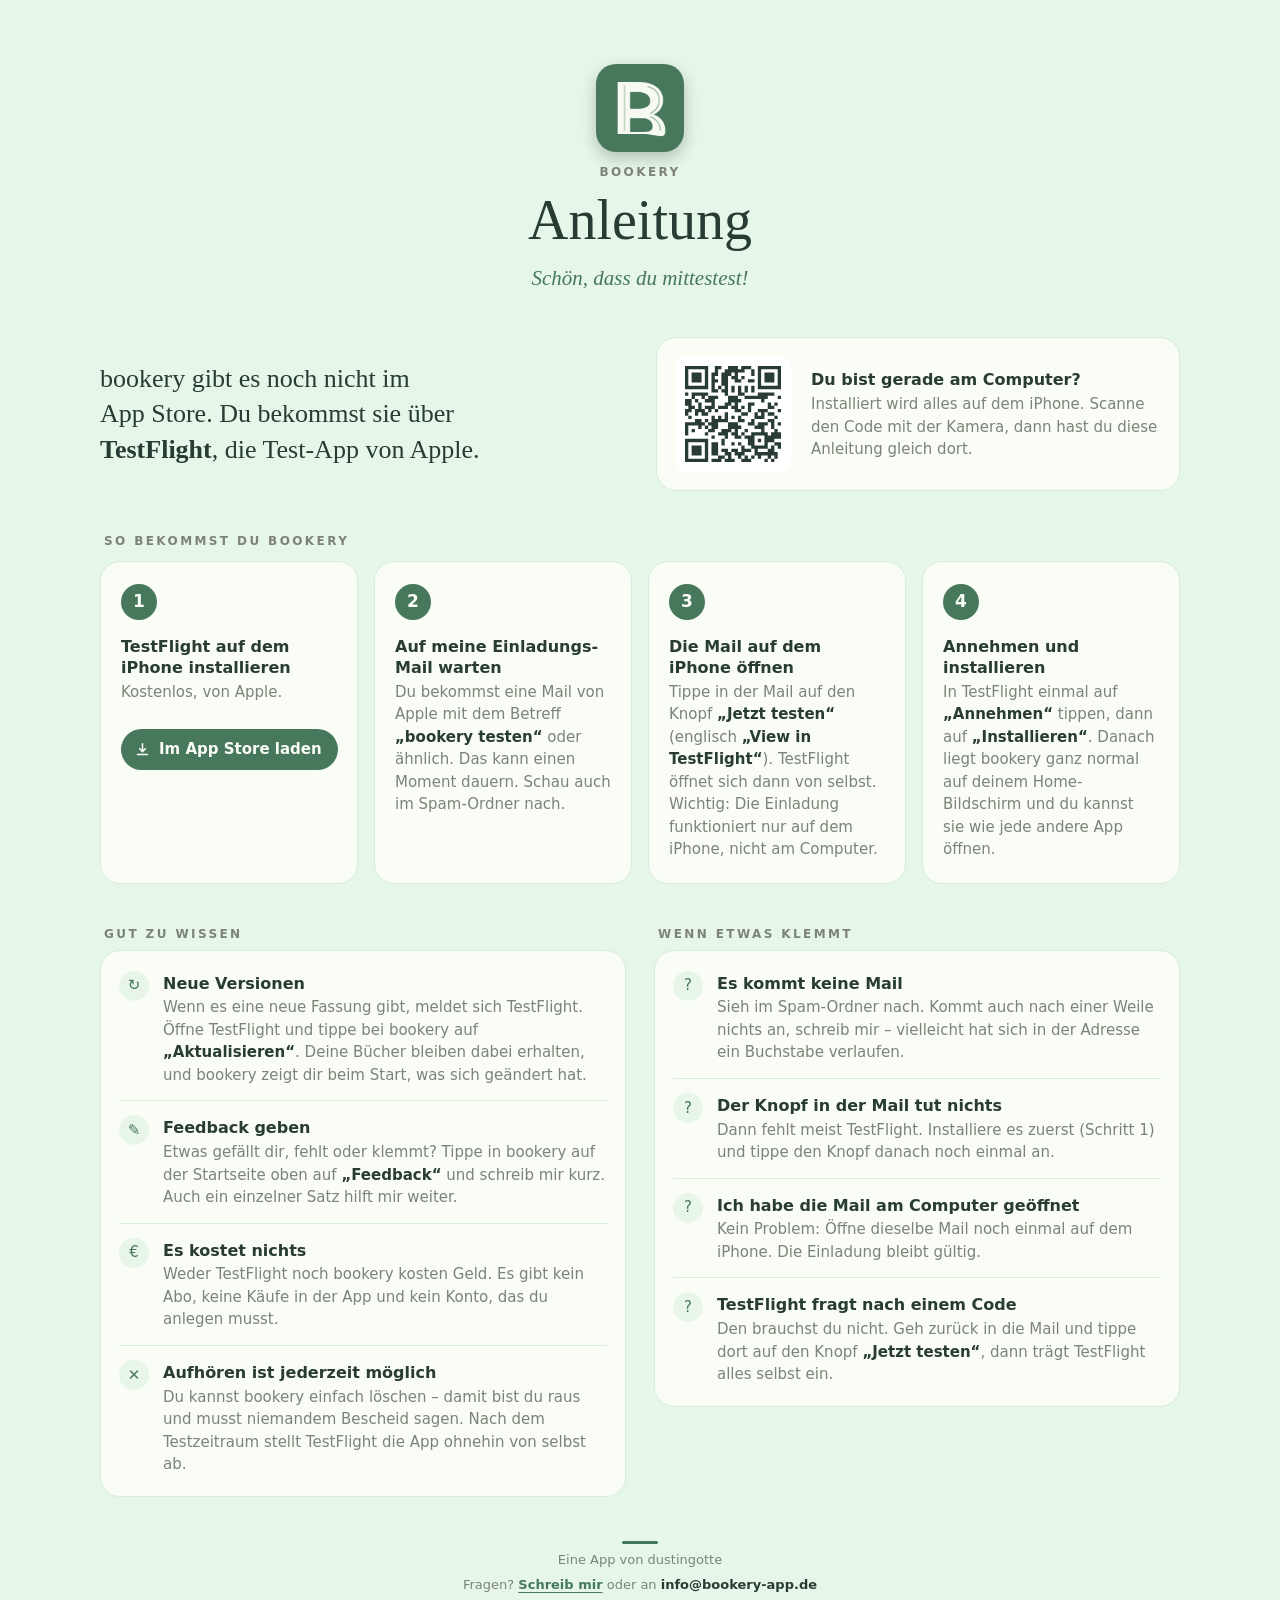
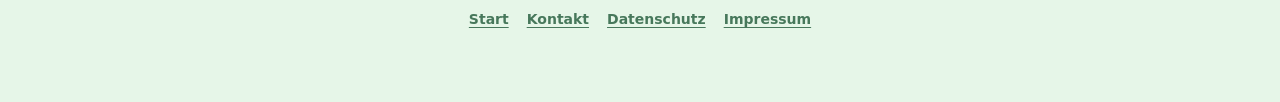
<file: testen/index.html>
<!doctype html>
<html lang="de">
<head>
<meta charset="utf-8">
<meta name="viewport" content="width=device-width, initial-scale=1, viewport-fit=cover">
<title>bookery – Anleitung zum Testen</title>
<meta name="description" content="So installierst du die Testversion von bookery über TestFlight.">
<meta name="robots" content="noindex">
<link rel="icon" href="../logo.png" type="image/png">
<link rel="apple-touch-icon" href="../apple-touch-icon.png">
<style>
* { box-sizing: border-box; }
/* Layout: eine schmale Spalte wie ein iPhone-Bildschirm, Karten auf Salbei-Papier */
:root {
  --paper: #E6F6E8; --card: #FAFCF6; --border: #D6EDDA; --chip: #E7F6E9;
  --ink: #283C34; --muted: #7D8379; --accent: #47785B; --on-accent: #FAFCF6;
  --serif: ui-serif, "New York", "Iowan Old Style", Georgia, serif;
  --sans: system-ui, -apple-system, "Helvetica Neue", sans-serif;
}
@media (prefers-color-scheme: dark) { :root:not([data-theme="light"]) {
  --paper: #16241B; --card: #26382D; --border: #3D5744; --chip: #314434;
  --ink: #FAFBFA; --muted: #BFC4BD; --accent: #AFD0BB; --on-accent: #16241B; color-scheme: dark } }
:root[data-theme="dark"] {
  --paper: #16241B; --card: #26382D; --border: #3D5744; --chip: #314434;
  --ink: #FAFBFA; --muted: #BFC4BD; --accent: #AFD0BB; --on-accent: #16241B; color-scheme: dark }

body { margin: 0; -webkit-text-size-adjust: 100%; background: var(--paper); color: var(--ink); font: 16px/1.5 var(--sans); padding-inline: 16px; padding-block: 40px 56px; }
main { max-width: 440px; margin: 0 auto; display: flex; flex-direction: column; gap: 28px; }

header { display: flex; flex-direction: column; align-items: center; gap: 12px; text-align: center; }
.logo { width: 80px; height: 80px; border-radius: 18px; box-shadow: 0 6px 16px rgb(0 0 0 / .22); }
.kicker { font: 600 12px/1 var(--sans); text-transform: uppercase; letter-spacing: .2em; color: var(--muted); margin: 2px 0 0; }
h1 { font: 400 40px/1.1 var(--serif); margin: 0; }
.lead { font: italic 18px/1.4 var(--serif); color: var(--accent); margin: 0; text-wrap: balance; }

.danke { display: none; gap: 14px; align-items: flex-start; background: var(--card); border: 1px solid var(--border);
  border-radius: 20px; padding: 16px 18px; }
.danke.show { display: flex; }
.danke .check { width: 30px; height: 30px; border-radius: 50%; background: var(--accent); color: var(--on-accent);
  display: grid; place-items: center; flex: none; }
.danke .check svg { width: 17px; height: 17px; }
.danke b { display: block; font-size: 16px; margin-bottom: 2px; }
.intro { margin: 0; color: var(--ink); font-size: 16px; }
.intro b { font-weight: 600; }
.label { font: 600 12px/1 var(--sans); text-transform: uppercase; letter-spacing: .2em; color: var(--muted); margin: 0 0 10px 4px; }
.card { background: var(--card); border: 1px solid var(--border); border-radius: 20px; padding: 6px 18px; }
ol, ul { list-style: none; margin: 0; padding: 0; }
li { display: grid; grid-template-columns: 30px 1fr; gap: 14px; padding: 14px 0; }
li + li { border-top: 1px solid var(--border); }
li > div { min-width: 0; }
.num { width: 30px; height: 30px; border-radius: 50%; background: var(--accent); color: var(--on-accent);
  display: grid; place-items: center; font: 600 15px/1 var(--sans); font-variant-numeric: tabular-nums; }
.dot { width: 30px; height: 30px; border-radius: 50%; background: var(--chip); color: var(--accent);
  display: grid; place-items: center; font-size: 15px; }
h2 { font: 600 16px/1.3 var(--sans); margin: 3px 0 2px; }
p { margin: 0; color: var(--muted); font-size: 15px; }
a { color: var(--accent); font-weight: 600; text-underline-offset: 3px; }
a:focus-visible { outline: 2px solid var(--accent); outline-offset: 2px; border-radius: 4px; }
.store { display: inline-flex; align-items: center; gap: 8px; margin-top: 12px; padding: 9px 16px 9px 13px;
  border-radius: 999px; background: var(--accent); color: var(--on-accent); text-decoration: none; font-size: 15px; }
.store svg { width: 17px; height: 17px; flex: none; }
q { quotes: "„" "“"; color: var(--ink); font-weight: 600; }

footer { text-align: center; display: flex; flex-direction: column; gap: 6px; align-items: center; }
.rule { width: 36px; height: 3px; border-radius: 2px; background: var(--accent); }
footer p { font-size: 13px; }
.mail { user-select: all; color: var(--ink); font-weight: 600; }
.links { display: flex; flex-wrap: wrap; justify-content: center; gap: 4px 18px; margin-top: 8px; font-size: 14px; }
.qr { display: none; }
.store .short { display: none; }

/* Computer: breite Seite, Schritte nebeneinander, Hinweise zweispaltig, QR-Code fürs iPhone */
@media (min-width: 900px) {
  body { padding-block: 64px 72px; }
  main { max-width: 1080px; gap: 44px; }
  .duo { display: contents; }
  .logo { width: 88px; height: 88px; border-radius: 20px; }
  h1 { font-size: 56px; }
  .lead { font-size: 21px; }
  .danke { max-width: 640px; margin: 0 auto; width: 100%; }

  .start { display: grid; grid-template-columns: minmax(0, 1fr) minmax(0, 1fr); gap: 32px; align-items: center; }
  .intro { font: 400 26px/1.35 var(--serif); text-wrap: balance; }
  .qr { display: flex; gap: 20px; align-items: center; background: var(--card); border: 1px solid var(--border); border-radius: 20px; padding: 18px; }
  .qr-code { flex: none; width: 116px; height: 116px; padding: 10px; border-radius: 12px; background: #FFFFFF; }
  .qr-code svg { display: block; width: 100%; height: 100%; }

  .steps ol { display: grid; grid-template-columns: repeat(4, minmax(0, 1fr)); gap: 16px; background: none; border: 0; padding: 0; }
  .steps li { grid-template-columns: 1fr; gap: 14px; align-content: start; padding: 22px 20px; background: var(--card); border: 1px solid var(--border); border-radius: 20px; }
  .steps li + li { border-top: 1px solid var(--border); }
  .steps li > div { display: flex; flex-direction: column; align-items: flex-start; height: 100%; }
  .steps .num { width: 36px; height: 36px; font-size: 17px; }
  .steps .store { white-space: nowrap; }
  .store .long { display: none; }
  .store .short { display: inline; }
  .steps p { margin-bottom: 14px; }
  .steps li:not(:first-child) p { margin-bottom: 0; }

  main:has(.duo) { display: grid; grid-template-columns: minmax(0, 1fr) minmax(0, 1fr); column-gap: 28px; row-gap: 44px; }
  main > header, main > .danke, main > .start, main > .steps, main > footer { grid-column: 1 / -1; }
  .store:hover { filter: brightness(1.08); }
}
@media (min-width: 900px) and (hover: none) { .qr { display: none; } .start { grid-template-columns: 1fr; } }

/* ---------- Nach oben (wie auf dustingotte.de: erscheint nach knapp einer Bildschirmhöhe) ---------- */
.to-top { position: fixed; z-index: 40; right: 16px; bottom: calc(16px + env(safe-area-inset-bottom)); width: 48px; height: 48px;
  border: 0; border-radius: 50%; background: var(--ink); color: var(--paper); display: grid; place-items: center; cursor: pointer;
  box-shadow: 0 10px 26px rgb(0 0 0 / .22); opacity: 0; transform: translateY(12px) scale(.9); pointer-events: none;
  transition: opacity .3s cubic-bezier(.2,.7,.2,1), transform .3s cubic-bezier(.2,.7,.2,1); }
.to-top.show { opacity: 1; transform: none; pointer-events: auto; }
.to-top:active { transform: scale(.94); }
.to-top svg { width: 22px; height: 22px; }
@media (min-width: 900px) { .to-top { right: 28px; bottom: 28px; width: 52px; height: 52px; } }
</style>
</head>
<body>

<main>
  <header>
    <img class="logo" alt="" src="../logo.png" width="80" height="80">
    <p class="kicker">bookery</p>
    <h1>Anleitung</h1>
    <p class="lead">Schön, dass du mittestest!</p>
  </header>

  <section class="danke" id="danke">
    <span class="check"><svg viewBox="0 0 24 24" fill="none" stroke="currentColor" stroke-width="2.6" stroke-linecap="round" stroke-linejoin="round" aria-hidden="true"><path d="m5 12 5 5 9-10"/></svg></span>
    <div><b>Hat geklappt!</b>
    <p>Deine Adresse ist angekommen. Ich trage dich ein, danach schickt Apple dir die Einladung per Mail.</p></div>
  </section>

  <section class="start">
    <p class="intro">bookery gibt es noch nicht im App Store. Du bekommst sie über <b>TestFlight</b>, die Test-App von Apple.</p>
    <aside class="qr">
      <div class="qr-code"><svg role="img" aria-label="QR-Code zu dieser Anleitung" xmlns="http://www.w3.org/2000/svg" viewBox="0 0 29 29"><path stroke="#283c34" d="M0 0.5h7M9 0.5h2M13 0.5h3M17 0.5h3M22 0.5h7M0 1.5h1M6 1.5h1M9 1.5h1M12 1.5h6M20 1.5h1M22 1.5h1M28 1.5h1M0 2.5h1M2 2.5h3M6 2.5h1M8 2.5h2M11 2.5h3M15 2.5h1M20 2.5h1M22 2.5h1M24 2.5h3M28 2.5h1M0 3.5h1M2 3.5h3M6 3.5h1M8 3.5h1M11 3.5h2M14 3.5h2M17 3.5h1M22 3.5h1M24 3.5h3M28 3.5h1M0 4.5h1M2 4.5h3M6 4.5h1M8 4.5h2M11 4.5h2M15 4.5h2M19 4.5h2M22 4.5h1M24 4.5h3M28 4.5h1M0 5.5h1M6 5.5h1M8 5.5h1M11 5.5h2M22 5.5h1M28 5.5h1M0 6.5h7M8 6.5h1M10 6.5h1M12 6.5h1M14 6.5h1M16 6.5h1M18 6.5h1M20 6.5h1M22 6.5h7M8 7.5h2M11 7.5h2M14 7.5h1M16 7.5h1M18 7.5h1M20 7.5h1M0 8.5h1M2 8.5h5M12 8.5h1M16 8.5h2M22 8.5h5M2 9.5h1M5 9.5h1M7 9.5h3M13 9.5h3M18 9.5h7M28 9.5h1M0 10.5h2M3 10.5h1M6 10.5h3M13 10.5h4M23 10.5h1M0 11.5h2M4 11.5h1M8 11.5h1M12 11.5h2M15 11.5h1M19 11.5h2M25 11.5h1M27 11.5h1M1 12.5h2M4 12.5h1M6 12.5h3M10 12.5h3M14 12.5h2M17 12.5h1M19 12.5h1M25 12.5h2M0 13.5h2M3 13.5h3M7 13.5h1M9 13.5h1M15 13.5h2M19 13.5h1M22 13.5h3M28 13.5h1M0 14.5h1M3 14.5h1M5 14.5h2M12 14.5h1M17 14.5h2M21 14.5h1M23 14.5h1M25 14.5h2M1 15.5h1M8 15.5h1M10 15.5h1M12 15.5h1M14 15.5h1M16 15.5h1M21 15.5h3M27 15.5h1M3 16.5h2M6 16.5h1M8 16.5h5M16 16.5h2M20 16.5h1M25 16.5h2M0 17.5h6M7 17.5h3M13 17.5h3M19 17.5h2M22 17.5h3M26 17.5h1M28 17.5h1M0 18.5h1M4 18.5h1M6 18.5h1M8 18.5h2M13 18.5h4M21 18.5h3M26 18.5h1M0 19.5h1M2 19.5h1M7 19.5h2M11 19.5h3M15 19.5h1M18 19.5h1M23 19.5h1M27 19.5h1M0 20.5h1M6 20.5h1M10 20.5h3M14 20.5h2M17 20.5h1M20 20.5h5M26 20.5h3M8 21.5h1M12 21.5h1M15 21.5h2M18 21.5h3M24 21.5h5M0 22.5h7M11 22.5h1M19 22.5h2M22 22.5h1M24 22.5h3M0 23.5h1M6 23.5h1M8 23.5h2M11 23.5h1M14 23.5h1M16 23.5h1M19 23.5h2M24 23.5h1M27 23.5h2M0 24.5h1M2 24.5h3M6 24.5h1M8 24.5h2M17 24.5h1M20 24.5h5M26 24.5h1M28 24.5h1M0 25.5h1M2 25.5h3M6 25.5h1M8 25.5h2M11 25.5h2M14 25.5h2M17 25.5h3M21 25.5h1M25 25.5h2M0 26.5h1M2 26.5h3M6 26.5h1M8 26.5h2M12 26.5h2M15 26.5h3M21 26.5h7M0 27.5h1M6 27.5h1M10 27.5h2M13 27.5h1M16 27.5h1M18 27.5h1M20 27.5h1M22 27.5h1M25 27.5h1M27 27.5h1M0 28.5h7M8 28.5h3M12 28.5h3M17 28.5h3M24 28.5h1M26 28.5h1"/></svg>
</div>
      <div><h2>Du bist gerade am Computer?</h2>
      <p>Installiert wird alles auf dem iPhone. Scanne den Code mit der Kamera, dann hast du diese Anleitung gleich dort.</p></div>
    </aside>
  </section>

  <section class="steps">
    <p class="label">So bekommst du bookery</p>
    <ol class="card">
      <li><span class="num">1</span><div>
        <h2>TestFlight auf dem iPhone installieren</h2>
        <p>Kostenlos, von Apple.</p>
        <a class="store" href="https://apps.apple.com/app/testflight/id899247664">
          <svg viewBox="0 0 24 24" fill="none" stroke="currentColor" stroke-width="2.2" stroke-linecap="round" stroke-linejoin="round" aria-hidden="true"><path d="M12 4v11m0 0 4-4m-4 4-4-4M5 19h14"/></svg>
          <span class="long">TestFlight im App Store laden</span><span class="short">Im App Store laden</span></a>
      </div></li>
      <li><span class="num">2</span><div>
        <h2>Auf meine Einladungs-Mail warten</h2>
        <p>Du bekommst eine Mail von Apple mit dem Betreff <q>bookery testen</q> oder ähnlich. Das kann einen Moment dauern. Schau auch im Spam-Ordner nach.</p>
      </div></li>
      <li><span class="num">3</span><div>
        <h2>Die Mail auf dem iPhone öffnen</h2>
        <p>Tippe in der Mail auf den Knopf <q>Jetzt testen</q> (englisch <q>View in TestFlight</q>). TestFlight öffnet sich dann von selbst. Wichtig: Die Einladung funktioniert nur auf dem iPhone, nicht am Computer.</p>
      </div></li>
      <li><span class="num">4</span><div>
        <h2>Annehmen und installieren</h2>
        <p>In TestFlight einmal auf <q>Annehmen</q> tippen, dann auf <q>Installieren</q>. Danach liegt bookery ganz normal auf deinem Home-Bildschirm und du kannst sie wie jede andere App öffnen.</p>
      </div></li>
    </ol>
  </section>

  <div class="duo">
  <section>
    <p class="label">Gut zu wissen</p>
    <ul class="card">
      <li><span class="dot" aria-hidden="true">↻</span><div>
        <h2>Neue Versionen</h2>
        <p>Wenn es eine neue Fassung gibt, meldet sich TestFlight. Öffne TestFlight und tippe bei bookery auf <q>Aktualisieren</q>. Deine Bücher bleiben dabei erhalten, und bookery zeigt dir beim Start, was sich geändert hat.</p>
      </div></li>
      <li><span class="dot" aria-hidden="true">✎</span><div>
        <h2>Feedback geben</h2>
        <p>Etwas gefällt dir, fehlt oder klemmt? Tippe in bookery auf der Startseite oben auf <q>Feedback</q> und schreib mir kurz. Auch ein einzelner Satz hilft mir weiter.</p>
      </div></li>
      <li><span class="dot" aria-hidden="true">€</span><div>
        <h2>Es kostet nichts</h2>
        <p>Weder TestFlight noch bookery kosten Geld. Es gibt kein Abo, keine Käufe in der App und kein Konto, das du anlegen musst.</p>
      </div></li>
      <li><span class="dot" aria-hidden="true">✕</span><div>
        <h2>Aufhören ist jederzeit möglich</h2>
        <p>Du kannst bookery einfach löschen – damit bist du raus und musst niemandem Bescheid sagen. Nach dem Testzeitraum stellt TestFlight die App ohnehin von selbst ab.</p>
      </div></li>
    </ul>
  </section>

  <section>
    <p class="label">Wenn etwas klemmt</p>
    <ul class="card">
      <li><span class="dot" aria-hidden="true">?</span><div>
        <h2>Es kommt keine Mail</h2>
        <p>Sieh im Spam-Ordner nach. Kommt auch nach einer Weile nichts an, schreib mir – vielleicht hat sich in der Adresse ein Buchstabe verlaufen.</p>
      </div></li>
      <li><span class="dot" aria-hidden="true">?</span><div>
        <h2>Der Knopf in der Mail tut nichts</h2>
        <p>Dann fehlt meist TestFlight. Installiere es zuerst (Schritt 1) und tippe den Knopf danach noch einmal an.</p>
      </div></li>
      <li><span class="dot" aria-hidden="true">?</span><div>
        <h2>Ich habe die Mail am Computer geöffnet</h2>
        <p>Kein Problem: Öffne dieselbe Mail noch einmal auf dem iPhone. Die Einladung bleibt gültig.</p>
      </div></li>
      <li><span class="dot" aria-hidden="true">?</span><div>
        <h2>TestFlight fragt nach einem Code</h2>
        <p>Den brauchst du nicht. Geh zurück in die Mail und tippe dort auf den Knopf <q>Jetzt testen</q>, dann trägt TestFlight alles selbst ein.</p>
      </div></li>
    </ul>
  </section>
  </div>

  <footer>
    <span class="rule"></span>
    <p>Eine App von dustingotte</p>
    <p>Fragen? <a href="../kontakt.html">Schreib mir</a> oder an <span class="mail">info@bookery-app.de</span></p>
    <nav class="links" aria-label="Seiten">
      <a href="../">Start</a>
      <a href="../kontakt.html">Kontakt</a>
      <a href="../datenschutz.html">Datenschutz</a>
      <a href="../impressum.html">Impressum</a>
    </nav>
  </footer>
</main>
<script src="/testen/testen.js"></script>
</body>
</html>
</file>
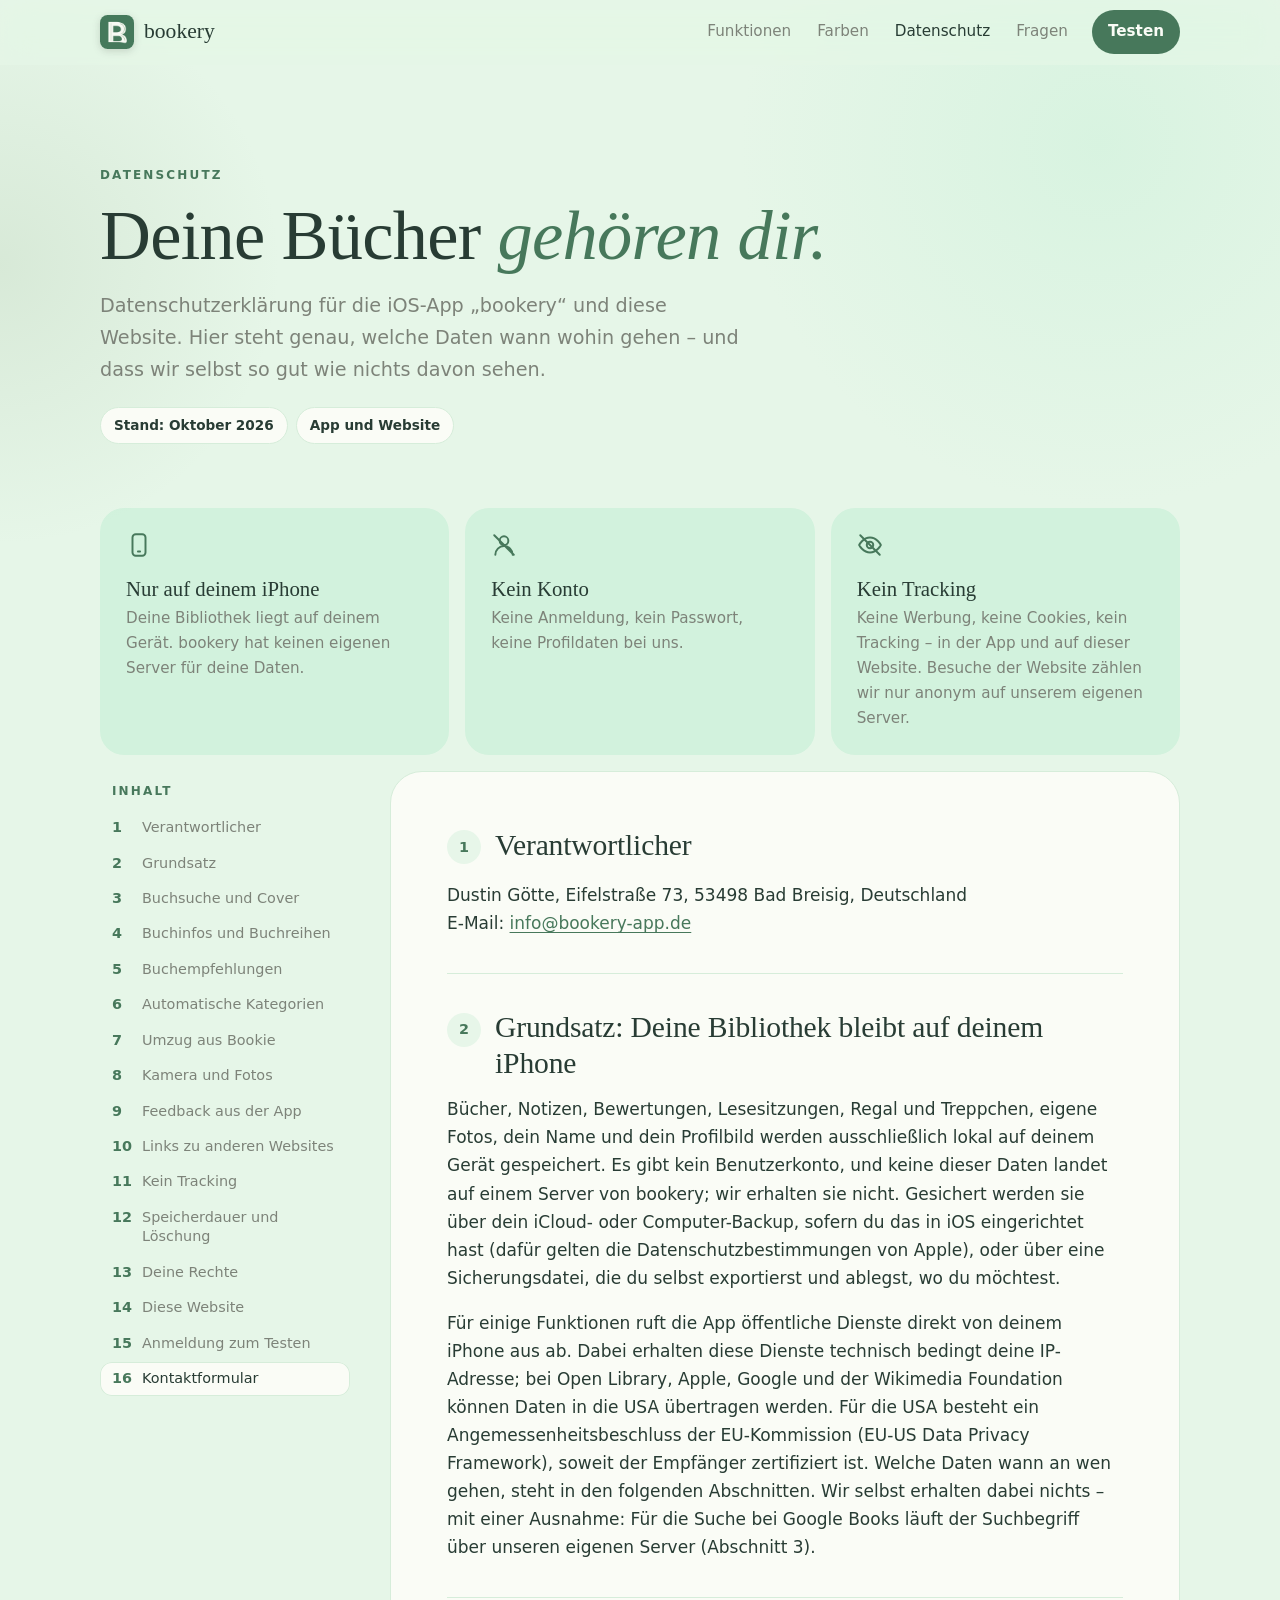
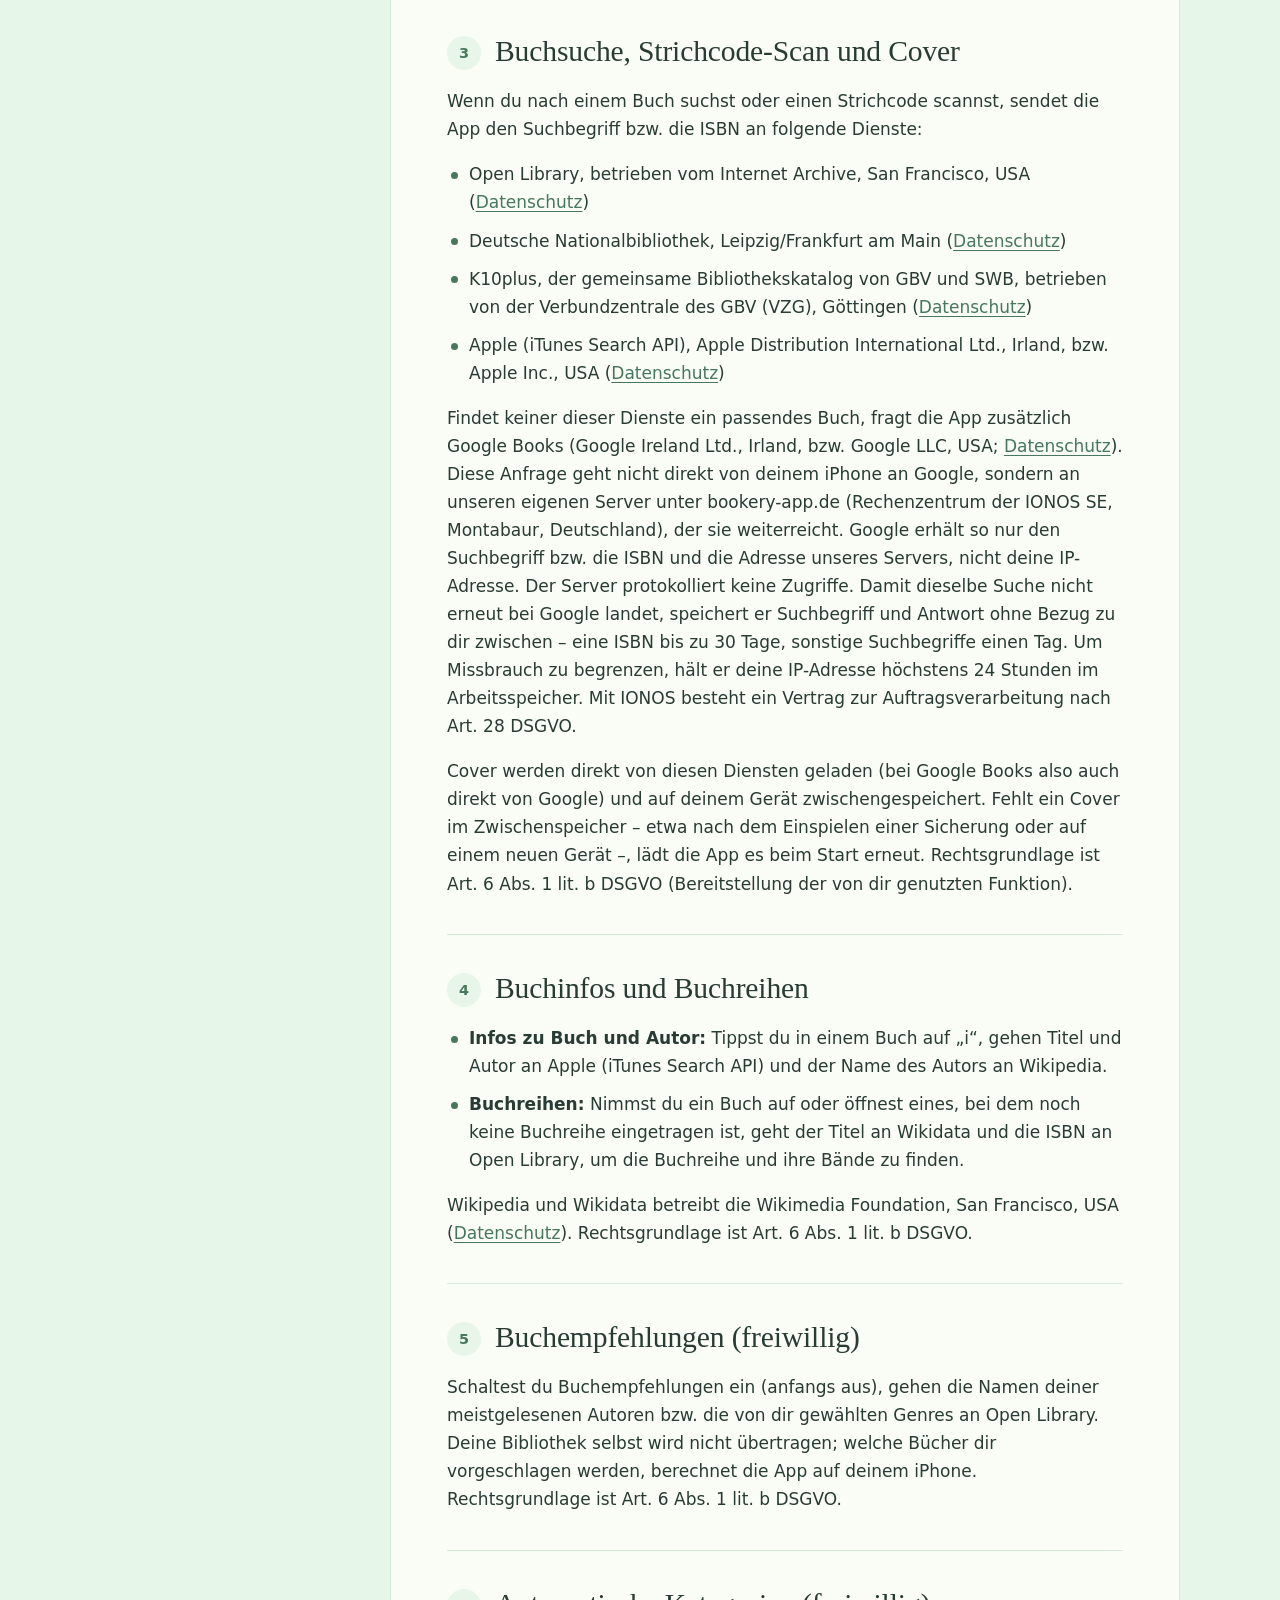
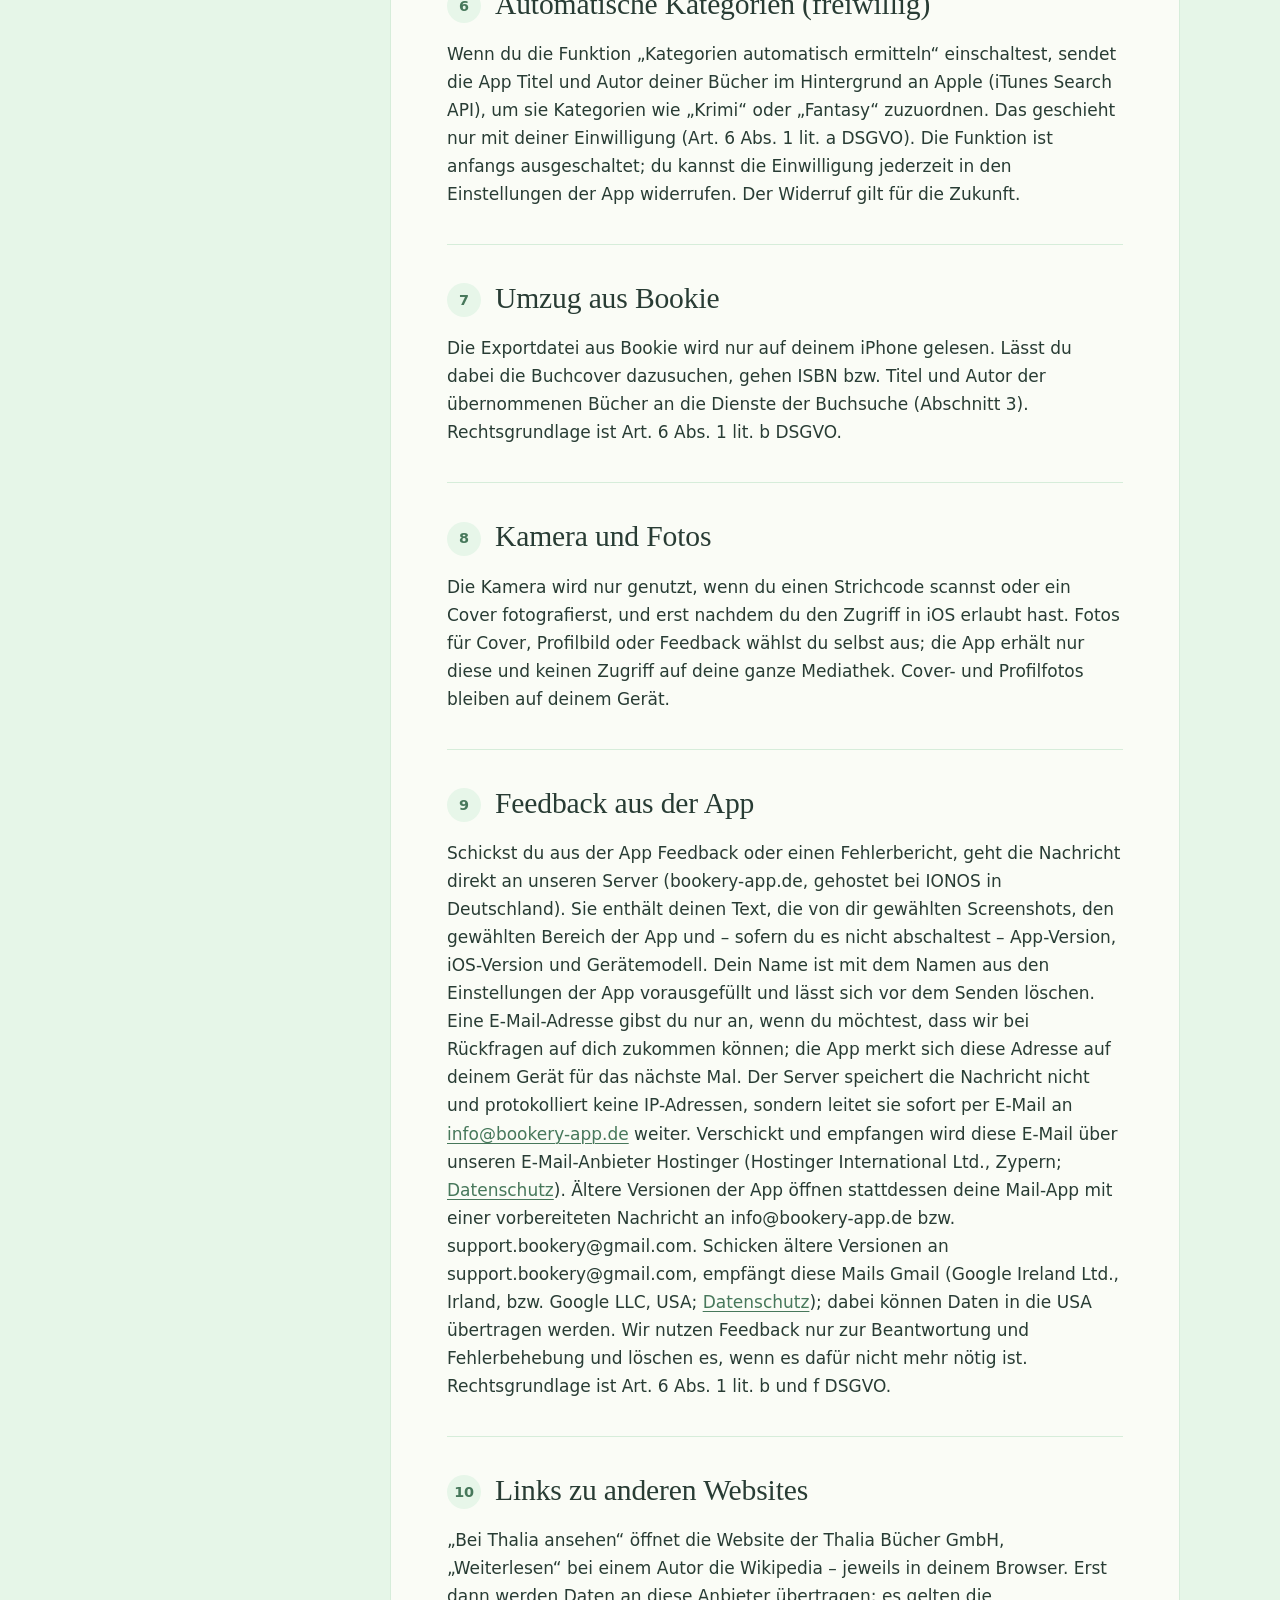
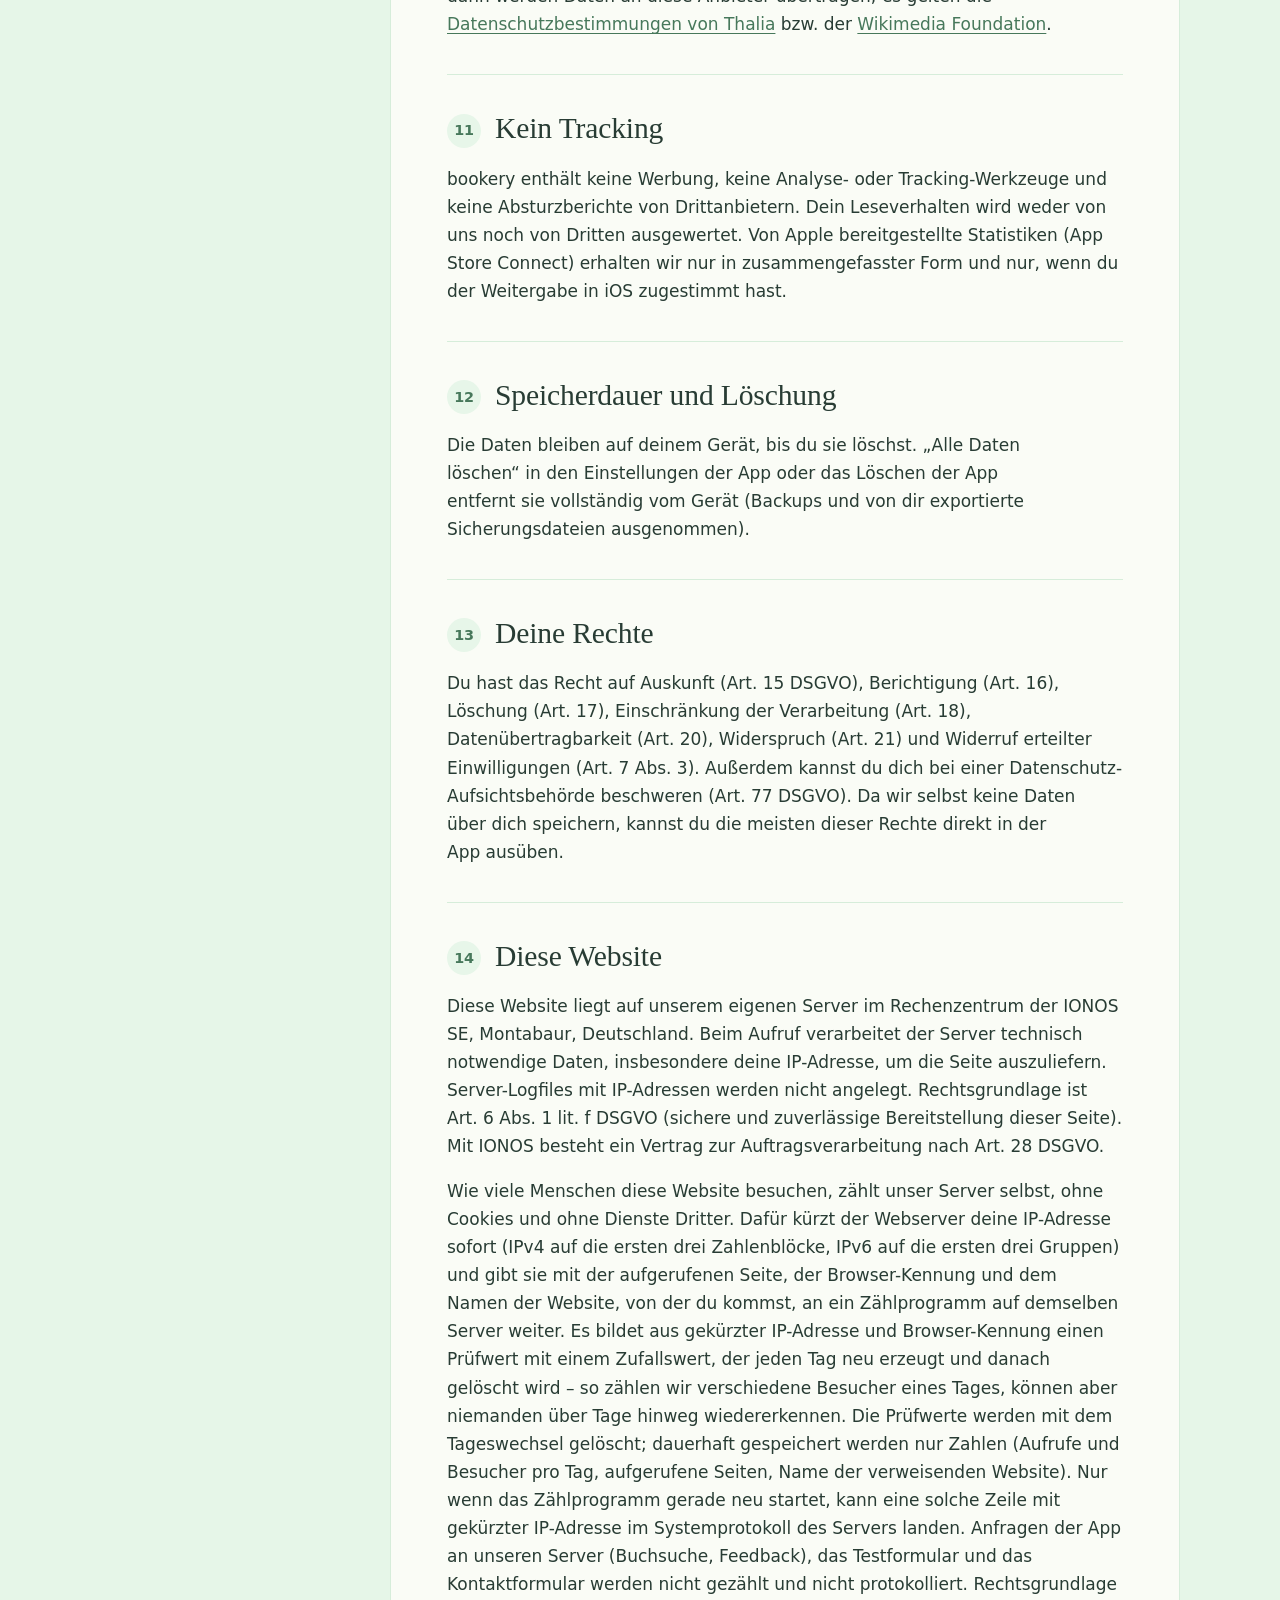
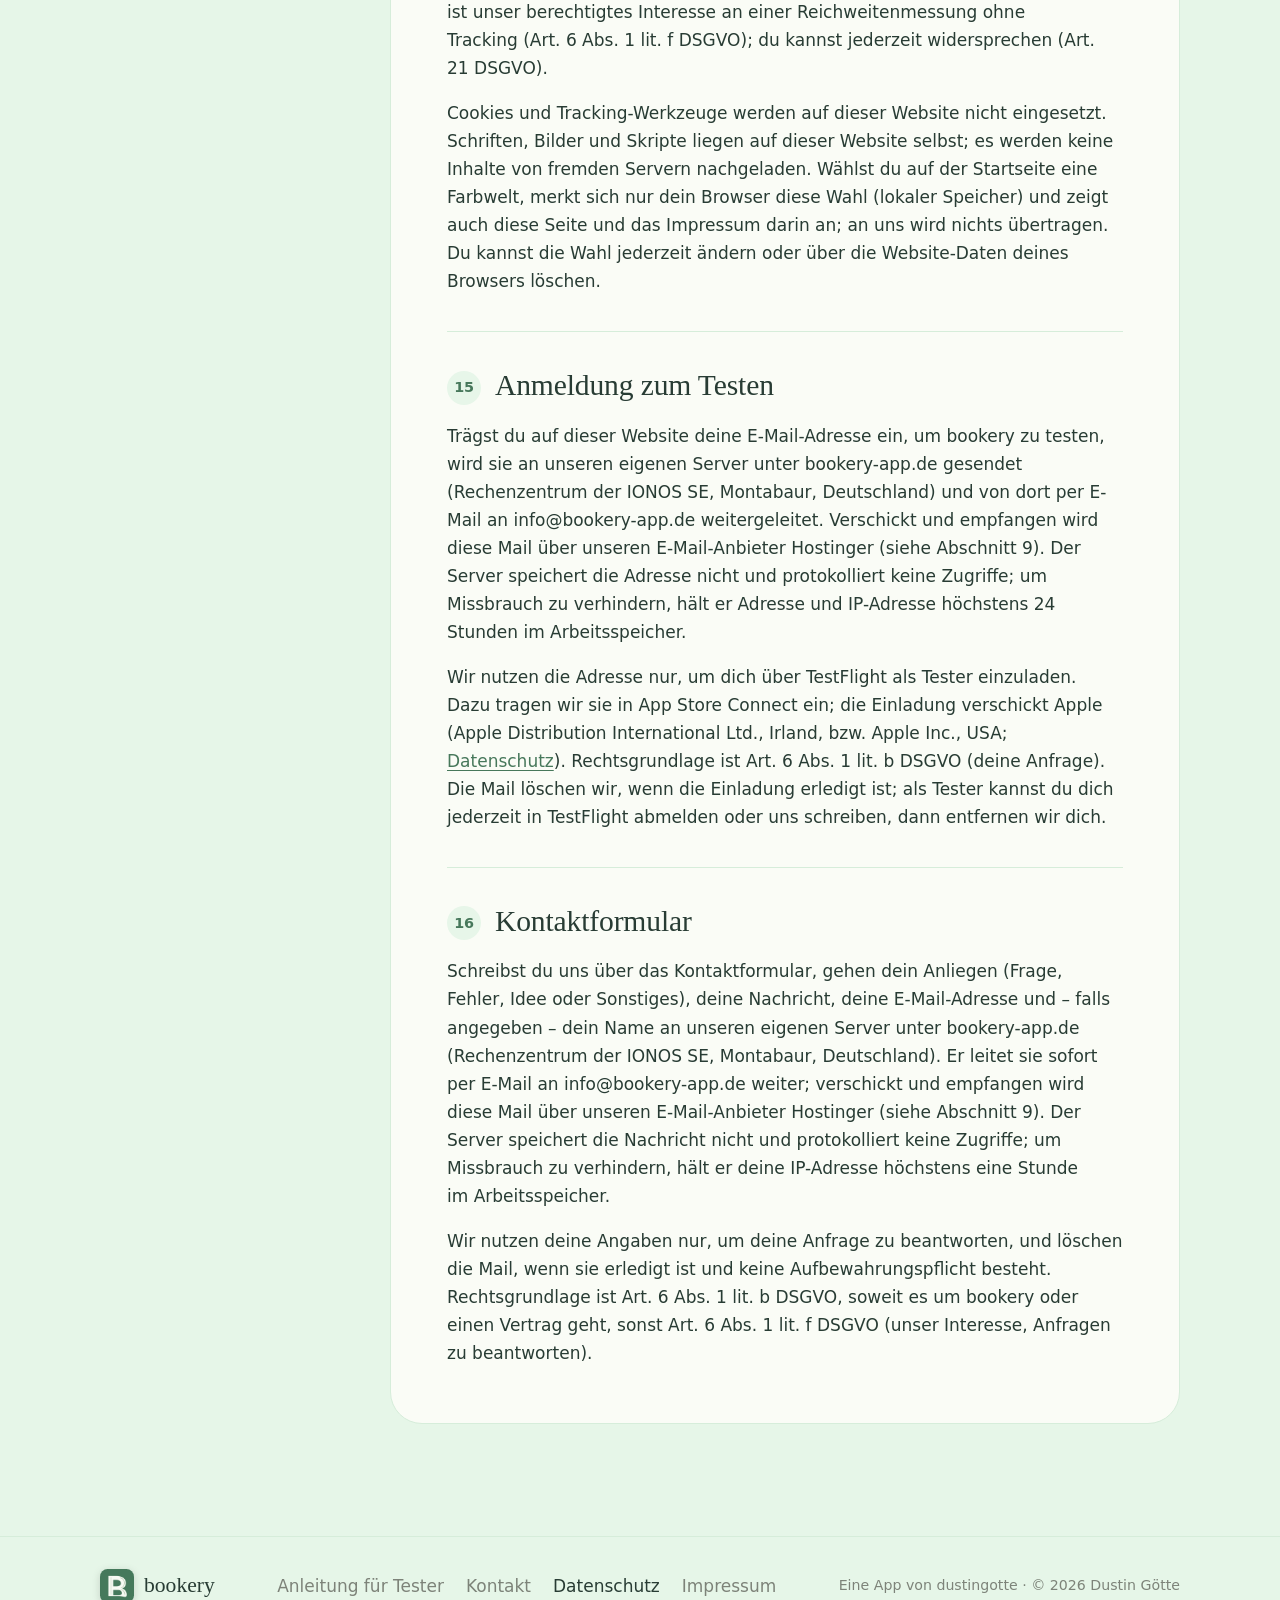
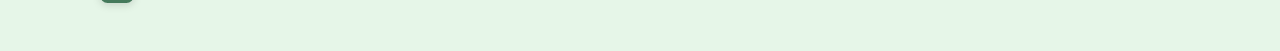
<file: datenschutz.html>
<!doctype html>
<html lang="de">
<head>
<meta charset="utf-8">
<meta name="viewport" content="width=device-width, initial-scale=1, viewport-fit=cover">
<title>Datenschutzerklärung – bookery</title>
<meta name="description" content="Datenschutzerklärung für die iOS-App bookery und diese Website.">
<meta name="theme-color" content="#E6F6E8" media="(prefers-color-scheme: light)">
<meta name="theme-color" content="#16241B" media="(prefers-color-scheme: dark)">
<link rel="icon" href="logo.png" type="image/png">
<link rel="apple-touch-icon" href="apple-touch-icon.png">
<link rel="stylesheet" href="style.css">
<script src="legal.js" defer></script>
</head>
<body>

<header class="nav" id="nav">
  <div class="wrap">
    <a class="brand" href="./"><img class="app-icon" src="icons/sage.png" alt="" width="34" height="34">bookery</a>
    <nav class="nav-links" aria-label="Seiten">
      <a href="./#funktionen">Funktionen</a>
      <a href="./#farben">Farben</a>
      <a href="datenschutz.html" aria-current="page">Datenschutz</a>
      <a href="./#fragen">Fragen</a>
    </nav>
    <a class="pill" href="./#testen">Testen</a>
  </div>
</header>

<main>

  <section class="page-head">
    <div class="wrap">
      <span class="eyebrow">Datenschutz</span>
      <h1>Deine Bücher <em>gehören dir.</em></h1>
      <p class="lede">Datenschutzerklärung für die iOS-App „bookery“ und diese Website. Hier steht genau, welche Daten wann wohin gehen – und dass wir selbst so gut wie nichts davon sehen.</p>
      <ul class="chips"><li>Stand: Oktober 2026</li><li>App und Website</li></ul>
    </div>
  </section>

  <div class="wrap">
    <div class="summary" aria-label="Kurz gesagt">
      <div>
        <svg viewBox="0 0 24 24" fill="none" stroke="currentColor" stroke-width="1.8" stroke-linecap="round" stroke-linejoin="round" aria-hidden="true"><rect x="6" y="2" width="12" height="20" rx="3"/><path d="M11 18h2"/></svg>
        <b>Nur auf deinem iPhone</b>
        <p>Deine Bibliothek liegt auf deinem Gerät. bookery hat keinen eigenen Server für deine Daten.</p>
      </div>
      <div>
        <svg viewBox="0 0 24 24" fill="none" stroke="currentColor" stroke-width="1.8" stroke-linecap="round" stroke-linejoin="round" aria-hidden="true"><circle cx="12" cy="8" r="4"/><path d="M4 21a8 8 0 0 1 16 0M3 3l18 18"/></svg>
        <b>Kein Konto</b>
        <p>Keine Anmeldung, kein Passwort, keine Profildaten bei uns.</p>
      </div>
      <div>
        <svg viewBox="0 0 24 24" fill="none" stroke="currentColor" stroke-width="1.8" stroke-linecap="round" stroke-linejoin="round" aria-hidden="true"><path d="M2 12s3.5-7 10-7 10 7 10 7-3.5 7-10 7S2 12 2 12z"/><circle cx="12" cy="12" r="3"/><path d="M3 3l18 18"/></svg>
        <b>Kein Tracking</b>
        <p>Keine Werbung, keine Cookies, kein Tracking – in der App und auf dieser Website. Besuche der Website zählen wir nur anonym auf unserem eigenen Server.</p>
      </div>
    </div>

    <div class="layout">
      <nav class="toc" aria-label="Inhalt">
        <span class="eyebrow">Inhalt</span>
        <ol>
          <li><a href="#verantwortlicher">Verantwortlicher</a></li>
          <li><a href="#grundsatz">Grundsatz</a></li>
          <li><a href="#buchsuche">Buchsuche und Cover</a></li>
          <li><a href="#buchinfos">Buchinfos und Buchreihen</a></li>
          <li><a href="#empfehlungen">Buchempfehlungen</a></li>
          <li><a href="#kategorien">Automatische Kategorien</a></li>
          <li><a href="#bookie">Umzug aus Bookie</a></li>
          <li><a href="#kamera">Kamera und Fotos</a></li>
          <li><a href="#feedback">Feedback aus der App</a></li>
          <li><a href="#links">Links zu anderen Websites</a></li>
          <li><a href="#tracking">Kein Tracking</a></li>
          <li><a href="#speicherdauer">Speicherdauer und Löschung</a></li>
          <li><a href="#rechte">Deine Rechte</a></li>
          <li><a href="#website">Diese Website</a></li>
          <li><a href="#testen">Anmeldung zum Testen</a></li>
          <li><a href="#kontakt">Kontaktformular</a></li>
        </ol>
      </nav>
      <details class="toc-mobile">
        <summary>Inhalt</summary>
        <ol>
          <li><a href="#verantwortlicher">Verantwortlicher</a></li>
          <li><a href="#grundsatz">Grundsatz</a></li>
          <li><a href="#buchsuche">Buchsuche und Cover</a></li>
          <li><a href="#buchinfos">Buchinfos und Buchreihen</a></li>
          <li><a href="#empfehlungen">Buchempfehlungen</a></li>
          <li><a href="#kategorien">Automatische Kategorien</a></li>
          <li><a href="#bookie">Umzug aus Bookie</a></li>
          <li><a href="#kamera">Kamera und Fotos</a></li>
          <li><a href="#feedback">Feedback aus der App</a></li>
          <li><a href="#links">Links zu anderen Websites</a></li>
          <li><a href="#tracking">Kein Tracking</a></li>
          <li><a href="#speicherdauer">Speicherdauer und Löschung</a></li>
          <li><a href="#rechte">Deine Rechte</a></li>
          <li><a href="#website">Diese Website</a></li>
          <li><a href="#testen">Anmeldung zum Testen</a></li>
          <li><a href="#kontakt">Kontaktformular</a></li>
        </ol>
      </details>

      <article class="doc">
        <section id="verantwortlicher">
          <h2><span class="num">1</span>Verantwortlicher</h2>
          <p>
          Dustin Götte, Eifelstraße 73, 53498 Bad Breisig, Deutschland<br>
          E-Mail: <a href="mailto:info@bookery-app.de">info@bookery-app.de</a>
          </p>
        </section>
    
        <section id="grundsatz">
          <h2><span class="num">2</span>Grundsatz: Deine Bibliothek bleibt auf deinem iPhone</h2>
          <p>Bücher, Notizen, Bewertungen, Lesesitzungen, Regal und Treppchen, eigene Fotos, dein Name und dein Profilbild werden ausschließlich lokal auf deinem Gerät gespeichert. Es gibt kein Benutzerkonto, und keine dieser Daten landet auf einem Server von bookery; wir erhalten sie nicht. Gesichert werden sie über dein iCloud- oder Computer-Backup, sofern du das in iOS eingerichtet hast (dafür gelten die Datenschutzbestimmungen von Apple), oder über eine Sicherungsdatei, die du selbst exportierst und ablegst, wo du möchtest.</p>
          
          <p>Für einige Funktionen ruft die App öffentliche Dienste direkt von deinem iPhone aus ab. Dabei erhalten diese Dienste technisch bedingt deine IP-Adresse; bei Open Library, Apple, Google und der Wikimedia Foundation können Daten in die USA übertragen werden. Für die USA besteht ein Angemessenheitsbeschluss der EU-Kommission (EU-US Data Privacy Framework), soweit der Empfänger zertifiziert ist. Welche Daten wann an wen gehen, steht in den folgenden Abschnitten. Wir selbst erhalten dabei nichts – mit einer Ausnahme: Für die Suche bei Google Books läuft der Suchbegriff über unseren eigenen Server (Abschnitt 3).</p>
        </section>
    
        <section id="buchsuche">
          <h2><span class="num">3</span>Buchsuche, Strichcode-Scan und Cover</h2>
          <p>Wenn du nach einem Buch suchst oder einen Strichcode scannst, sendet die App den Suchbegriff bzw. die ISBN an folgende Dienste:</p>
          <ul>
          <li>Open Library, betrieben vom Internet Archive, San Francisco, USA (<a href="https://archive.org/about/terms">Datenschutz</a>)</li>
          <li>Deutsche Nationalbibliothek, Leipzig/Frankfurt am Main (<a href="https://www.dnb.de/datenschutz">Datenschutz</a>)</li>
          <li>K10plus, der gemeinsame Bibliothekskatalog von GBV und SWB, betrieben von der Verbundzentrale des GBV (VZG), Göttingen (<a href="https://www.gbv.de/datenschutz">Datenschutz</a>)</li>
          <li>Apple (iTunes Search API), Apple Distribution International Ltd., Irland, bzw. Apple Inc., USA (<a href="https://www.apple.com/de/legal/privacy/">Datenschutz</a>)</li>
          </ul>
          <p>Findet keiner dieser Dienste ein passendes Buch, fragt die App zusätzlich Google Books (Google Ireland Ltd., Irland, bzw. Google LLC, USA; <a href="https://policies.google.com/privacy?hl=de">Datenschutz</a>). Diese Anfrage geht nicht direkt von deinem iPhone an Google, sondern an unseren eigenen Server unter bookery-app.de (Rechenzentrum der IONOS SE, Montabaur, Deutschland), der sie weiterreicht. Google erhält so nur den Suchbegriff bzw. die ISBN und die Adresse unseres Servers, nicht deine IP-Adresse. Der Server protokolliert keine Zugriffe. Damit dieselbe Suche nicht erneut bei Google landet, speichert er Suchbegriff und Antwort ohne Bezug zu dir zwischen – eine ISBN bis zu 30 Tage, sonstige Suchbegriffe einen Tag. Um Missbrauch zu begrenzen, hält er deine IP-Adresse höchstens 24 Stunden im Arbeitsspeicher. Mit IONOS besteht ein Vertrag zur Auftragsverarbeitung nach Art. 28 DSGVO.</p>
          <p>Cover werden direkt von diesen Diensten geladen (bei Google Books also auch direkt von Google) und auf deinem Gerät zwischengespeichert. Fehlt ein Cover im Zwischenspeicher – etwa nach dem Einspielen einer Sicherung oder auf einem neuen Gerät –, lädt die App es beim Start erneut. Rechtsgrundlage ist Art. 6 Abs. 1 lit. b DSGVO (Bereitstellung der von dir genutzten Funktion).</p>
        </section>
    
        <section id="buchinfos">
          <h2><span class="num">4</span>Buchinfos und Buchreihen</h2>
          <ul>
          <li><strong>Infos zu Buch und Autor:</strong> Tippst du in einem Buch auf „i“, gehen Titel und Autor an Apple (iTunes Search API) und der Name des Autors an Wikipedia.</li>
          <li><strong>Buchreihen:</strong> Nimmst du ein Buch auf oder öffnest eines, bei dem noch keine Buchreihe eingetragen ist, geht der Titel an Wikidata und die ISBN an Open Library, um die Buchreihe und ihre Bände zu finden.</li>
          </ul>
          <p>Wikipedia und Wikidata betreibt die Wikimedia Foundation, San Francisco, USA (<a href="https://foundation.wikimedia.org/wiki/Policy:Privacy_policy/de">Datenschutz</a>). Rechtsgrundlage ist Art. 6 Abs. 1 lit. b DSGVO.</p>
        </section>
    
        <section id="empfehlungen">
          <h2><span class="num">5</span>Buchempfehlungen (freiwillig)</h2>
          <p>Schaltest du Buchempfehlungen ein (anfangs aus), gehen die Namen deiner meistgelesenen Autoren bzw. die von dir gewählten Genres an Open Library. Deine Bibliothek selbst wird nicht übertragen; welche Bücher dir vorgeschlagen werden, berechnet die App auf deinem iPhone. Rechtsgrundlage ist Art. 6 Abs. 1 lit. b DSGVO.</p>
        </section>
    
        <section id="kategorien">
          <h2><span class="num">6</span>Automatische Kategorien (freiwillig)</h2>
          <p>Wenn du die Funktion „Kategorien automatisch ermitteln“ einschaltest, sendet die App Titel und Autor deiner Bücher im Hintergrund an Apple (iTunes Search API), um sie Kategorien wie „Krimi“ oder „Fantasy“ zuzuordnen. Das geschieht nur mit deiner Einwilligung (Art. 6 Abs. 1 lit. a DSGVO). Die Funktion ist anfangs ausgeschaltet; du kannst die Einwilligung jederzeit in den Einstellungen der App widerrufen. Der Widerruf gilt für die Zukunft.</p>
        </section>
    
        <section id="bookie">
          <h2><span class="num">7</span>Umzug aus Bookie</h2>
          <p>Die Exportdatei aus Bookie wird nur auf deinem iPhone gelesen. Lässt du dabei die Buchcover dazusuchen, gehen ISBN bzw. Titel und Autor der übernommenen Bücher an die Dienste der Buchsuche (Abschnitt 3). Rechtsgrundlage ist Art. 6 Abs. 1 lit. b DSGVO.</p>
        </section>
    
        <section id="kamera">
          <h2><span class="num">8</span>Kamera und Fotos</h2>
          <p>Die Kamera wird nur genutzt, wenn du einen Strichcode scannst oder ein Cover fotografierst, und erst nachdem du den Zugriff in iOS erlaubt hast. Fotos für Cover, Profilbild oder Feedback wählst du selbst aus; die App erhält nur diese und keinen Zugriff auf deine ganze Mediathek. Cover- und Profilfotos bleiben auf deinem Gerät.</p>
        </section>
    
        <section id="feedback">
          <h2><span class="num">9</span>Feedback aus der App</h2>
          <p>Schickst du aus der App Feedback oder einen Fehlerbericht, geht die Nachricht direkt an unseren Server (bookery-app.de, gehostet bei IONOS in Deutschland). Sie enthält deinen Text, die von dir gewählten Screenshots, den gewählten Bereich der App und – sofern du es nicht abschaltest – App-Version, iOS-Version und Gerätemodell. Dein Name ist mit dem Namen aus den Einstellungen der App vorausgefüllt und lässt sich vor dem Senden löschen. Eine E-Mail-Adresse gibst du nur an, wenn du möchtest, dass wir bei Rückfragen auf dich zukommen können; die App merkt sich diese Adresse auf deinem Gerät für das nächste Mal. Der Server speichert die Nachricht nicht und protokolliert keine IP-Adressen, sondern leitet sie sofort per E-Mail an <a href="mailto:info@bookery-app.de">info@bookery-app.de</a> weiter. Verschickt und empfangen wird diese E-Mail über unseren E-Mail-Anbieter Hostinger (Hostinger International Ltd., Zypern; <a href="https://www.hostinger.com/legal/privacy-policy">Datenschutz</a>). Ältere Versionen der App öffnen stattdessen deine Mail-App mit einer vorbereiteten Nachricht an info@bookery-app.de bzw. support.bookery@gmail.com. Schicken ältere Versionen an support.bookery@gmail.com, empfängt diese Mails Gmail (Google Ireland Ltd., Irland, bzw. Google LLC, USA; <a href="https://policies.google.com/privacy?hl=de">Datenschutz</a>); dabei können Daten in die USA übertragen werden. Wir nutzen Feedback nur zur Beantwortung und Fehlerbehebung und löschen es, wenn es dafür nicht mehr nötig ist. Rechtsgrundlage ist Art. 6 Abs. 1 lit. b und f DSGVO.</p>
        </section>
    
        <section id="links">
          <h2><span class="num">10</span>Links zu anderen Websites</h2>
          <p>„Bei Thalia ansehen“ öffnet die Website der Thalia Bücher GmbH, „Weiterlesen“ bei einem Autor die Wikipedia – jeweils in deinem Browser. Erst dann werden Daten an diese Anbieter übertragen; es gelten die <a href="https://www.thalia.de/shop/home/show/datenschutz/">Datenschutzbestimmungen von Thalia</a> bzw. der <a href="https://foundation.wikimedia.org/wiki/Policy:Privacy_policy/de">Wikimedia Foundation</a>.</p>
        </section>
    
        <section id="tracking">
          <h2><span class="num">11</span>Kein Tracking</h2>
          <p>bookery enthält keine Werbung, keine Analyse- oder Tracking-Werkzeuge und keine Absturzberichte von Drittanbietern. Dein Leseverhalten wird weder von uns noch von Dritten ausgewertet. Von Apple bereitgestellte Statistiken (App Store Connect) erhalten wir nur in zusammengefasster Form und nur, wenn du der Weitergabe in iOS zugestimmt hast.</p>
        </section>
    
        <section id="speicherdauer">
          <h2><span class="num">12</span>Speicherdauer und Löschung</h2>
          <p>Die Daten bleiben auf deinem Gerät, bis du sie löschst. „Alle Daten löschen“ in den Einstellungen der App oder das Löschen der App entfernt sie vollständig vom Gerät (Backups und von dir exportierte Sicherungsdateien ausgenommen).</p>
        </section>
    
        <section id="rechte">
          <h2><span class="num">13</span>Deine Rechte</h2>
          <p>Du hast das Recht auf Auskunft (Art. 15 DSGVO), Berichtigung (Art. 16), Löschung (Art. 17), Einschränkung der Verarbeitung (Art. 18), Datenübertragbarkeit (Art. 20), Widerspruch (Art. 21) und Widerruf erteilter Einwilligungen (Art. 7 Abs. 3). Außerdem kannst du dich bei einer Datenschutz-Aufsichtsbehörde beschweren (Art. 77 DSGVO). Da wir selbst keine Daten über dich speichern, kannst du die meisten dieser Rechte direkt in der App ausüben.</p>
        </section>
    
        <section id="website">
          <h2><span class="num">14</span>Diese Website</h2>
          <p>Diese Website liegt auf unserem eigenen Server im Rechenzentrum der IONOS SE, Montabaur, Deutschland. Beim Aufruf verarbeitet der Server technisch notwendige Daten, insbesondere deine IP-Adresse, um die Seite auszuliefern. Server-Logfiles mit IP-Adressen werden nicht angelegt. Rechtsgrundlage ist Art. 6 Abs. 1 lit. f DSGVO (sichere und zuverlässige Bereitstellung dieser Seite). Mit IONOS besteht ein Vertrag zur Auftragsverarbeitung nach Art. 28 DSGVO.</p>
          <p>Wie viele Menschen diese Website besuchen, zählt unser Server selbst, ohne Cookies und ohne Dienste Dritter. Dafür kürzt der Webserver deine IP-Adresse sofort (IPv4 auf die ersten drei Zahlenblöcke, IPv6 auf die ersten drei Gruppen) und gibt sie mit der aufgerufenen Seite, der Browser-Kennung und dem Namen der Website, von der du kommst, an ein Zählprogramm auf demselben Server weiter. Es bildet aus gekürzter IP-Adresse und Browser-Kennung einen Prüfwert mit einem Zufallswert, der jeden Tag neu erzeugt und danach gelöscht wird – so zählen wir verschiedene Besucher eines Tages, können aber niemanden über Tage hinweg wiedererkennen. Die Prüfwerte werden mit dem Tageswechsel gelöscht; dauerhaft gespeichert werden nur Zahlen (Aufrufe und Besucher pro Tag, aufgerufene Seiten, Name der verweisenden Website). Nur wenn das Zählprogramm gerade neu startet, kann eine solche Zeile mit gekürzter IP-Adresse im Systemprotokoll des Servers landen. Anfragen der App an unseren Server (Buchsuche, Feedback), das Testformular und das Kontaktformular werden nicht gezählt und nicht protokolliert. Rechtsgrundlage ist unser berechtigtes Interesse an einer Reichweitenmessung ohne Tracking (Art. 6 Abs. 1 lit. f DSGVO); du kannst jederzeit widersprechen (Art. 21 DSGVO).</p>
          <p>Cookies und Tracking-Werkzeuge werden auf dieser Website nicht eingesetzt. Schriften, Bilder und Skripte liegen auf dieser Website selbst; es werden keine Inhalte von fremden Servern nachgeladen. Wählst du auf der Startseite eine Farbwelt, merkt sich nur dein Browser diese Wahl (lokaler Speicher) und zeigt auch diese Seite und das Impressum darin an; an uns wird nichts übertragen. Du kannst die Wahl jederzeit ändern oder über die Website-Daten deines Browsers löschen.</p>
        </section>
    
        <section id="testen">
          <h2><span class="num">15</span>Anmeldung zum Testen</h2>
          <p>Trägst du auf dieser Website deine E-Mail-Adresse ein, um bookery zu testen, wird sie an unseren eigenen Server unter bookery-app.de gesendet (Rechenzentrum der IONOS SE, Montabaur, Deutschland) und von dort per E-Mail an info@bookery-app.de weitergeleitet. Verschickt und empfangen wird diese Mail über unseren E-Mail-Anbieter Hostinger (siehe Abschnitt 9). Der Server speichert die Adresse nicht und protokolliert keine Zugriffe; um Missbrauch zu verhindern, hält er Adresse und IP-Adresse höchstens 24 Stunden im Arbeitsspeicher.</p>
          <p>Wir nutzen die Adresse nur, um dich über TestFlight als Tester einzuladen. Dazu tragen wir sie in App Store Connect ein; die Einladung verschickt Apple (Apple Distribution International Ltd., Irland, bzw. Apple Inc., USA; <a href="https://www.apple.com/de/legal/privacy/">Datenschutz</a>). Rechtsgrundlage ist Art. 6 Abs. 1 lit. b DSGVO (deine Anfrage). Die Mail löschen wir, wenn die Einladung erledigt ist; als Tester kannst du dich jederzeit in TestFlight abmelden oder uns schreiben, dann entfernen wir dich.</p>
        </section>

        <section id="kontakt">
          <h2><span class="num">16</span>Kontaktformular</h2>
          <p>Schreibst du uns über das Kontaktformular, gehen dein Anliegen (Frage, Fehler, Idee oder Sonstiges), deine Nachricht, deine E-Mail-Adresse und – falls angegeben – dein Name an unseren eigenen Server unter bookery-app.de (Rechenzentrum der IONOS SE, Montabaur, Deutschland). Er leitet sie sofort per E-Mail an info@bookery-app.de weiter; verschickt und empfangen wird diese Mail über unseren E-Mail-Anbieter Hostinger (siehe Abschnitt 9). Der Server speichert die Nachricht nicht und protokolliert keine Zugriffe; um Missbrauch zu verhindern, hält er deine IP-Adresse höchstens eine Stunde im Arbeitsspeicher.</p>
          <p>Wir nutzen deine Angaben nur, um deine Anfrage zu beantworten, und löschen die Mail, wenn sie erledigt ist und keine Aufbewahrungspflicht besteht. Rechtsgrundlage ist Art. 6 Abs. 1 lit. b DSGVO, soweit es um bookery oder einen Vertrag geht, sonst Art. 6 Abs. 1 lit. f DSGVO (unser Interesse, Anfragen zu beantworten).</p>
        </section>
      </article>
    </div>
  </div>

</main>

<footer>
  <div class="wrap">
    <a class="brand" href="./" style="margin-right:0"><img class="app-icon" src="icons/sage.png" alt="" width="34" height="34">bookery</a>
    <nav aria-label="Rechtliches">
      <a href="testen/">Anleitung für Tester</a>
      <a href="kontakt.html">Kontakt</a>
      <a href="datenschutz.html" aria-current="page">Datenschutz</a>
      <a href="impressum.html">Impressum</a>
    </nav>
    <small>Eine App von dustingotte · © 2026 Dustin Götte</small>
  </div>
</footer>

</body>
</html>
</file>
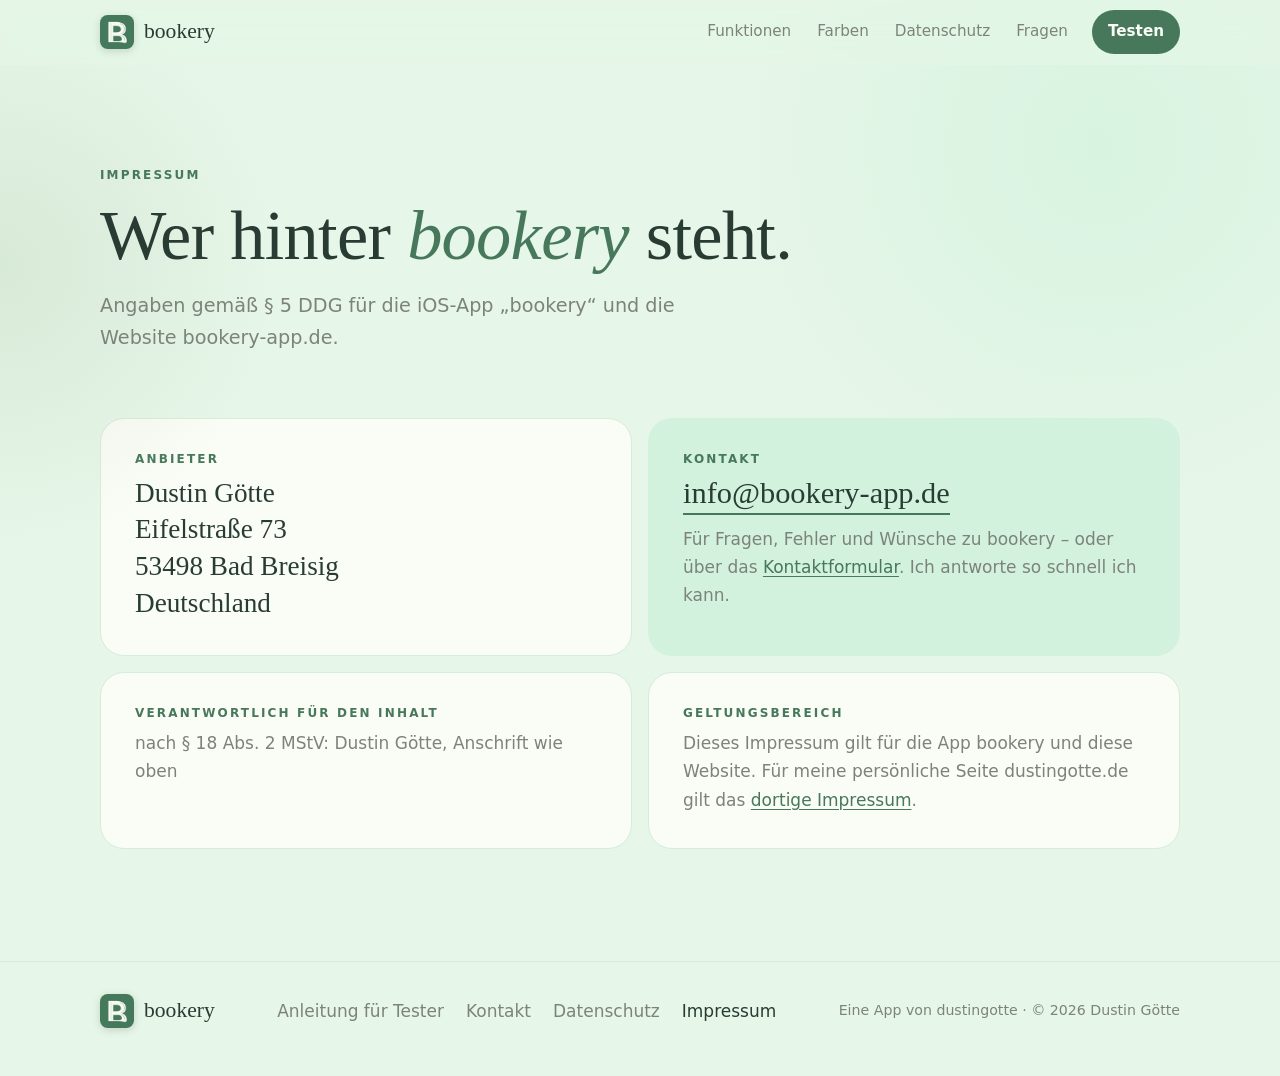
<file: impressum.html>
<!doctype html>
<html lang="de">
<head>
<meta charset="utf-8">
<meta name="viewport" content="width=device-width, initial-scale=1, viewport-fit=cover">
<title>Impressum – bookery</title>
<meta name="description" content="Impressum der iOS-App bookery und der Website bookery-app.de.">
<meta name="theme-color" content="#E6F6E8" media="(prefers-color-scheme: light)">
<meta name="theme-color" content="#16241B" media="(prefers-color-scheme: dark)">
<link rel="icon" href="logo.png" type="image/png">
<link rel="apple-touch-icon" href="apple-touch-icon.png">
<link rel="stylesheet" href="style.css">
<script src="legal.js" defer></script>
</head>
<body>

<header class="nav" id="nav">
  <div class="wrap">
    <a class="brand" href="./"><img class="app-icon" src="icons/sage.png" alt="" width="34" height="34">bookery</a>
    <nav class="nav-links" aria-label="Seiten">
      <a href="./#funktionen">Funktionen</a>
      <a href="./#farben">Farben</a>
      <a href="datenschutz.html">Datenschutz</a>
      <a href="./#fragen">Fragen</a>
    </nav>
    <a class="pill" href="./#testen">Testen</a>
  </div>
</header>

<main>

  <section class="page-head">
    <div class="wrap">
      <span class="eyebrow">Impressum</span>
      <h1>Wer hinter <em>bookery</em> steht.</h1>
      <p class="lede">Angaben gemäß § 5 DDG für die iOS-App „bookery“ und die Website bookery-app.de.</p>
    </div>
  </section>

  <div class="wrap">
    <div class="cards">
      <div class="card">
        <h2>Anbieter</h2>
        <address>Dustin Götte<br>Eifelstraße 73<br>53498 Bad Breisig<br>Deutschland</address>
      </div>
      <div class="card accent">
        <h2>Kontakt</h2>
        <a class="big" href="mailto:info@bookery-app.de">info@bookery-app.de</a>
        <p>Für Fragen, Fehler und Wünsche zu bookery – oder über das <a href="kontakt.html">Kontaktformular</a>. Ich antworte so schnell ich kann.</p>
      </div>
      <div class="card">
        <h2>Verantwortlich für den Inhalt</h2>
        <p>nach § 18 Abs. 2 MStV: Dustin Götte, Anschrift wie oben</p>
      </div>
      <div class="card">
        <h2>Geltungsbereich</h2>
        <p>Dieses Impressum gilt für die App bookery und diese Website. Für meine persönliche Seite dustingotte.de gilt das <a href="https://dustingotte.de/impressum.html">dortige Impressum</a>.</p>
      </div>
    </div>
  </div>

</main>

<footer>
  <div class="wrap">
    <a class="brand" href="./" style="margin-right:0"><img class="app-icon" src="icons/sage.png" alt="" width="34" height="34">bookery</a>
    <nav aria-label="Rechtliches">
      <a href="testen/">Anleitung für Tester</a>
      <a href="kontakt.html">Kontakt</a>
      <a href="datenschutz.html">Datenschutz</a>
      <a href="impressum.html" aria-current="page">Impressum</a>
    </nav>
    <small>Eine App von dustingotte · © 2026 Dustin Götte</small>
  </div>
</footer>

</body>
</html>
</file>
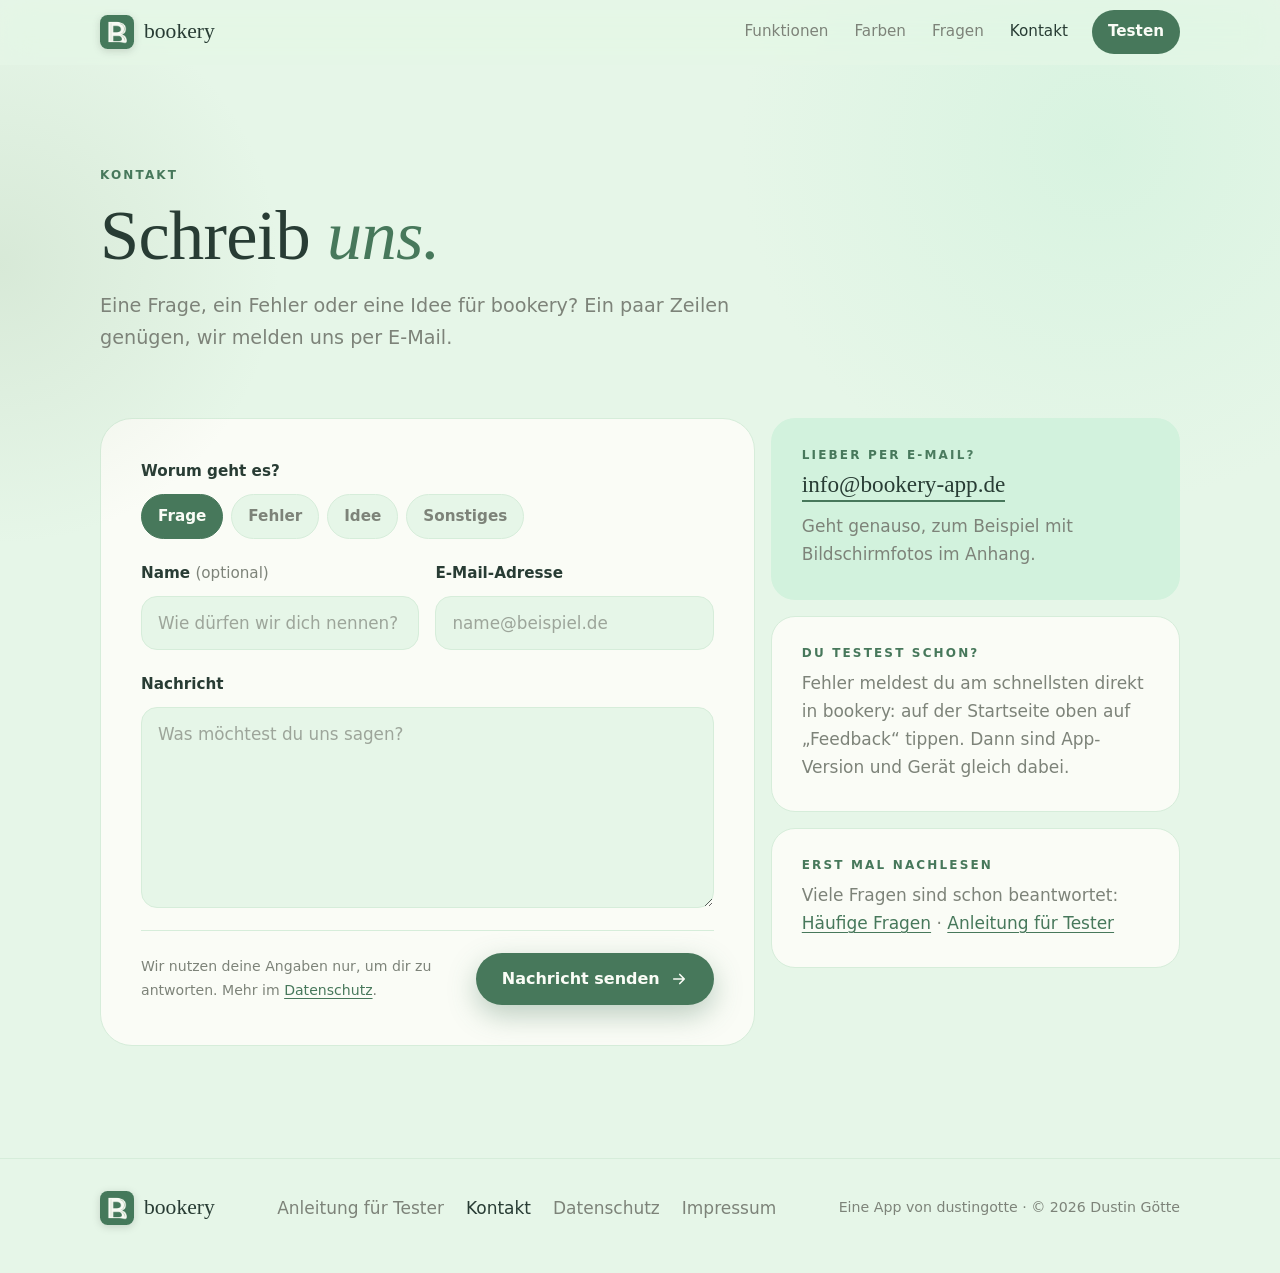
<file: kontakt.html>
<!doctype html>
<html lang="de">
<head>
<meta charset="utf-8">
<meta name="viewport" content="width=device-width, initial-scale=1, viewport-fit=cover">
<title>Kontakt – bookery</title>
<meta name="description" content="Fragen, Fehler oder Ideen zu bookery? Schreib uns über das Kontaktformular.">
<meta name="theme-color" content="#E6F6E8" media="(prefers-color-scheme: light)">
<meta name="theme-color" content="#16241B" media="(prefers-color-scheme: dark)">
<link rel="icon" href="logo.png" type="image/png">
<link rel="apple-touch-icon" href="apple-touch-icon.png">
<link rel="stylesheet" href="style.css">
<script src="legal.js" defer></script>
<script src="kontakt.js" defer></script>
</head>
<body>

<header class="nav" id="nav">
  <div class="wrap">
    <a class="brand" href="./"><img class="app-icon" src="icons/sage.png" alt="" width="34" height="34">bookery</a>
    <nav class="nav-links" aria-label="Seiten">
      <a href="./#funktionen">Funktionen</a>
      <a href="./#farben">Farben</a>
      <a href="./#fragen">Fragen</a>
      <a href="kontakt.html" aria-current="page">Kontakt</a>
    </nav>
    <a class="pill" href="./#testen">Testen</a>
  </div>
</header>

<main>

  <section class="page-head">
    <div class="wrap">
      <span class="eyebrow">Kontakt</span>
      <h1>Schreib <em>uns.</em></h1>
      <p class="lede">Eine Frage, ein Fehler oder eine Idee für bookery? Ein paar Zeilen genügen, wir melden uns per E-Mail.</p>
    </div>
  </section>

  <div class="wrap">
    <div class="contact-layout">
      <form class="contact-form" id="kontakt" action="/api/kontakt" method="post" novalidate>
        <fieldset>
          <legend>Worum geht es?</legend>
          <div class="topics">
            <label><input type="radio" name="thema" value="frage" checked><span>Frage</span></label>
            <label><input type="radio" name="thema" value="fehler"><span>Fehler</span></label>
            <label><input type="radio" name="thema" value="idee"><span>Idee</span></label>
            <label><input type="radio" name="thema" value="sonstiges"><span>Sonstiges</span></label>
          </div>
        </fieldset>

        <div class="f-row">
          <div class="f-field">
            <label class="f-label" for="k-name">Name <span class="opt">(optional)</span></label>
            <input id="k-name" name="name" autocomplete="name" maxlength="80" placeholder="Wie dürfen wir dich nennen?">
          </div>
          <div class="f-field">
            <label class="f-label" for="k-email">E-Mail-Adresse</label>
            <input id="k-email" name="email" type="email" inputmode="email" autocomplete="email" autocapitalize="off" spellcheck="false"
              required maxlength="254" placeholder="name@beispiel.de" aria-describedby="k-email-hint">
            <p class="f-hint" id="k-email-hint"><span class="err"></span></p>
          </div>
        </div>

        <div class="f-field">
          <label class="f-label" for="k-text">Nachricht</label>
          <textarea id="k-text" name="nachricht" required maxlength="4000" rows="7" aria-describedby="k-text-hint"
            placeholder="Was möchtest du uns sagen?"></textarea>
          <p class="f-hint" id="k-text-hint"><span class="err"></span><span class="count" aria-hidden="true"></span></p>
        </div>

        <input class="hp" name="website" tabindex="-1" autocomplete="off" aria-hidden="true">

        <div class="f-foot">
          <p id="k-note" aria-live="polite">Wir nutzen deine Angaben nur, um dir zu antworten. Mehr im <a href="datenschutz.html#kontakt">Datenschutz</a>.</p>
          <button class="send" type="submit"><span>Nachricht senden</span>
            <svg viewBox="0 0 24 24" fill="none" stroke="currentColor" stroke-width="2.2" stroke-linecap="round" stroke-linejoin="round" aria-hidden="true"><path d="M5 12h14M13 6l6 6-6 6"/></svg></button>
        </div>

        <div class="sent-box" id="k-sent" hidden tabindex="-1">
          <span class="check"><svg viewBox="0 0 24 24" fill="none" stroke="currentColor" stroke-width="2.6" stroke-linecap="round" stroke-linejoin="round" aria-hidden="true"><path d="m5 12 5 5 9-10"/></svg></span>
          <h2>Danke, ist angekommen!</h2>
          <p>Wir antworten an <b id="k-sent-to"></b>, so schnell wir können. Schau ruhig auch im Spam-Ordner nach.</p>
          <button type="button" id="k-again">Noch eine Nachricht schreiben</button>
        </div>
      </form>

      <aside class="contact-side">
        <div class="card accent">
          <h2>Lieber per E-Mail?</h2>
          <a class="big" href="mailto:info@bookery-app.de">info@bookery-app.de</a>
          <p>Geht genauso, zum Beispiel mit Bildschirmfotos im Anhang.</p>
        </div>
        <div class="card">
          <h2>Du testest schon?</h2>
          <p>Fehler meldest du am schnellsten direkt in bookery: auf der Startseite oben auf „Feedback“ tippen. Dann sind App-Version und Gerät gleich dabei.</p>
        </div>
        <div class="card">
          <h2>Erst mal nachlesen</h2>
          <p>Viele Fragen sind schon beantwortet: <a href="./#fragen">Häufige Fragen</a> · <a href="testen/">Anleitung für Tester</a></p>
        </div>
      </aside>
    </div>
  </div>

</main>

<footer>
  <div class="wrap">
    <a class="brand" href="./" style="margin-right:0"><img class="app-icon" src="icons/sage.png" alt="" width="34" height="34">bookery</a>
    <nav aria-label="Seiten">
      <a href="testen/">Anleitung für Tester</a>
      <a href="kontakt.html" aria-current="page">Kontakt</a>
      <a href="datenschutz.html">Datenschutz</a>
      <a href="impressum.html">Impressum</a>
    </nav>
    <small>Eine App von dustingotte · © 2026 Dustin Götte</small>
  </div>
</footer>

</body>
</html>
</file>
<file: style.css>
/* bookery – Rechtstexte (Datenschutz, Impressum) im Design der Startseite.
   Farben: Salbei aus der App; legal.js übernimmt die auf der Startseite gewählte Farbwelt. */
:root {
  --paper:#E6F6E8; --card:#FAFCF6; --border:#D6EDDA; --chip:#E7F6E9; --ink:#283C34; --muted:#7D8379;
  --accent:#47785B; --soft:#A4BC9C; --accent-card:#D2F2DD; --on-accent:#FAFCF6;
  --serif: ui-serif, "New York", "Iowan Old Style", Georgia, serif;
  --sans: system-ui, -apple-system, "Helvetica Neue", "Segoe UI", sans-serif;
  --radius: 24px; color-scheme: light;
}
@media (prefers-color-scheme: dark) { :root {
  --paper:#16241B; --card:#26382D; --border:#3D5744; --chip:#314434; --ink:#FAFBFA; --muted:#BFC4BD;
  --accent:#AFD0BB; --soft:#799D72; --accent-card:#223E2A; --on-accent:#16241B; color-scheme: dark } }

* { box-sizing: border-box; }
html { -webkit-text-size-adjust: 100%; scroll-behavior: smooth; scroll-padding-top: 88px; touch-action: manipulation; }
html, body { overflow-x: clip; }
body { margin: 0; background: var(--paper); color: var(--ink); font: 17px/1.65 var(--sans);
  min-height: 100svh; display: flex; flex-direction: column; }
main { flex: 1 0 auto; }
img { max-width: 100%; display: block; }
a { color: var(--accent); text-underline-offset: 3px; text-decoration-thickness: 1px; }
a:hover { text-decoration-thickness: 2px; }
:focus-visible { outline: 2px solid var(--accent); outline-offset: 3px; border-radius: 8px; }
.wrap { max-width: 1120px; margin: 0 auto; padding: 0 20px; }
.eyebrow { display: inline-flex; align-items: center; gap: 8px; font: 600 12px/1 var(--sans); letter-spacing: .18em;
  text-transform: uppercase; color: var(--accent); }

/* ---------- Kopfzeile (wie Startseite) ---------- */
.nav { position: sticky; top: 0; z-index: 20; backdrop-filter: saturate(1.6) blur(16px); -webkit-backdrop-filter: saturate(1.6) blur(16px);
  background: color-mix(in srgb, var(--paper) 72%, transparent); border-bottom: 1px solid transparent; transition: border-color .3s; }
.nav.scrolled { border-bottom-color: var(--border); }
.nav .wrap { display: flex; align-items: center; gap: 24px; height: 64px; }
.brand { display: flex; align-items: center; gap: 10px; text-decoration: none; color: var(--ink); font: 400 1.35rem/1 var(--serif); margin-right: auto; }
.brand img { width: 34px; height: 34px; border-radius: 22.5%; box-shadow: 0 2px 8px rgb(0 0 0 / .15); }
.nav-links { display: flex; gap: 26px; }
.nav-links a { color: var(--muted); text-decoration: none; font-weight: 500; font-size: .95rem; }
.nav-links a:hover, .nav-links a[aria-current="page"] { color: var(--ink); }
.pill { display: inline-flex; align-items: center; padding: 9px 16px; border-radius: 999px; background: var(--accent);
  color: var(--on-accent); text-decoration: none; font-weight: 600; font-size: .95rem; transition: transform .15s; }
.pill:hover { transform: translateY(-1px); }
@media (max-width: 720px) { .nav-links { display: none; } }

/* ---------- Kopf der Seite ---------- */
.page-head { position: relative; padding: clamp(48px, 9vw, 104px) 0 clamp(36px, 6vw, 64px); isolation: isolate; }
/* Verlauf statt filter: blur, sonst zeigt Safari ein helles Rechteck */
.page-head::before, .page-head::after { content: ""; position: absolute; z-index: -1; pointer-events: none; }
.page-head::before { width: 720px; height: 720px; opacity: .7; top: -280px; right: -180px; background: radial-gradient(closest-side, var(--accent-card), transparent); }
.page-head::after { width: 560px; height: 560px; opacity: .22; top: -80px; left: -280px; background: radial-gradient(closest-side, var(--soft), transparent); }
.page-head .wrap { display: grid; gap: 18px; justify-items: start; }
h1 { font: 400 clamp(2.6rem, 6vw, 4.4rem)/1.04 var(--serif); letter-spacing: -.01em; margin: 0; }
h1 em { font-style: italic; color: var(--accent); }
.lede { margin: 0; max-width: 34em; color: var(--muted); font-size: clamp(1.05rem, 1.8vw, 1.2rem); text-wrap: pretty; }
.chips { display: flex; flex-wrap: wrap; gap: 8px; margin: 4px 0 0; padding: 0; list-style: none; }
.chips li { padding: 6px 13px; border-radius: 999px; background: var(--card); border: 1px solid var(--border); font-size: .85rem; font-weight: 600; }

/* ---------- Kurz gesagt ---------- */
.summary { display: grid; grid-template-columns: repeat(3, 1fr); gap: 16px; margin-bottom: 16px; }
.summary div { background: var(--accent-card); border-radius: var(--radius); padding: 24px 26px; }
.summary svg { width: 26px; height: 26px; color: var(--accent); margin-bottom: 10px; }
.summary b { display: block; font: 400 1.3rem/1.25 var(--serif); margin-bottom: 4px; }
.summary p { margin: 0; color: var(--muted); font-size: .95rem; }
@media (max-width: 820px) { .summary { grid-template-columns: 1fr; } }

/* ---------- Text mit Inhaltsverzeichnis ---------- */
.layout { display: grid; grid-template-columns: 250px minmax(0, 1fr); gap: 40px; align-items: start; padding-bottom: clamp(64px, 10vw, 112px); }
.layout.single { grid-template-columns: minmax(0, 1fr); }
.toc { position: sticky; top: 88px; max-height: calc(100vh - 110px); overflow-y: auto; padding: 4px 0; }
.toc .eyebrow { margin: 6px 0 14px 12px; }
.toc ol { list-style: none; margin: 0; padding: 0; display: grid; gap: 2px; counter-reset: toc; }
.toc a { display: grid; grid-template-columns: 24px 1fr; gap: 6px; padding: 7px 12px; border-radius: 12px; color: var(--muted);
  text-decoration: none; font-size: .9rem; line-height: 1.35; transition: background-color .2s, color .2s; }
.toc a::before { counter-increment: toc; content: counter(toc); font-weight: 600; color: var(--accent); font-variant-numeric: tabular-nums; }
.toc a:hover { color: var(--ink); background: var(--chip); }
.toc a.active { color: var(--ink); background: var(--card); box-shadow: inset 0 0 0 1px var(--border); }
.toc-mobile { display: none; }

.doc { background: var(--card); border: 1px solid var(--border); border-radius: 32px; padding: clamp(24px, 5vw, 56px); }
.doc section + section { border-top: 1px solid var(--border); margin-top: 36px; padding-top: 36px; }
.doc h2 { display: flex; align-items: baseline; gap: 14px; margin: 0 0 14px; font: 400 clamp(1.45rem, 2.6vw, 1.85rem)/1.2 var(--serif); letter-spacing: -.005em; }
.doc h2 .num { flex: none; display: inline-grid; place-items: center; width: 34px; height: 34px; border-radius: 50%; transform: translateY(-3px);
  background: var(--chip); color: var(--accent); font: 600 .9rem/1 var(--sans); font-variant-numeric: tabular-nums; }
.doc p { margin: 0 0 1em; max-width: 68ch; text-wrap: pretty; }
.doc p:last-child, .doc ul:last-child { margin-bottom: 0; }
.doc ul { margin: 0 0 1em; padding: 0; list-style: none; display: grid; gap: 10px; max-width: 68ch; }
.doc li { position: relative; padding-left: 22px; }
.doc li::before { content: ""; position: absolute; left: 4px; top: .7em; width: 7px; height: 7px; border-radius: 50%; background: var(--accent); }
.doc strong { font-weight: 600; }
.doc .note { color: var(--muted); font-size: .95rem; }

/* ---------- Impressum: Karten ---------- */
.cards { display: grid; grid-template-columns: repeat(2, 1fr); gap: 16px; padding-bottom: clamp(64px, 10vw, 112px); }
.card { background: var(--card); border: 1px solid var(--border); border-radius: var(--radius); padding: clamp(24px, 4vw, 34px); display: grid; align-content: start; gap: 10px; }
.card.accent { background: var(--accent-card); border-color: transparent; }
.card.wide { grid-column: 1 / -1; }
.card h2 { margin: 0; font: 600 12px/1 var(--sans); letter-spacing: .18em; text-transform: uppercase; color: var(--accent); }
.card p { margin: 0; color: var(--muted); }
.card address { font: 400 clamp(1.35rem, 2.6vw, 1.7rem)/1.35 var(--serif); font-style: normal; color: var(--ink); }
.card .big { font: 400 clamp(1.3rem, 3.4vw, 1.9rem)/1.2 var(--serif); color: var(--ink); text-decoration: none; word-break: break-word;
  background: linear-gradient(var(--accent), var(--accent)) 0 100% / 100% 2px no-repeat; padding-bottom: 4px; justify-self: start; }
.card .big:hover { color: var(--accent); }
@media (max-width: 720px) { .cards { grid-template-columns: 1fr; } }

/* ---------- Fuß (wie Startseite) ---------- */
footer { border-top: 1px solid var(--border); padding: 32px 0 48px; }
footer .wrap { display: flex; flex-wrap: wrap; align-items: center; justify-content: space-between; gap: 16px; }
footer nav { display: flex; flex-wrap: wrap; gap: 6px 22px; }
footer nav a { color: var(--muted); text-decoration: none; font-weight: 500; }
footer nav a:hover, footer nav a[aria-current="page"] { color: var(--ink); }
footer small { color: var(--muted); }

/* ---------- Schmale Fenster: Inhaltsverzeichnis zum Aufklappen ---------- */
@media (max-width: 960px) {
  .layout { grid-template-columns: minmax(0, 1fr); gap: 16px; }
  .toc { display: none; }
  .toc-mobile { display: block; background: var(--card); border: 1px solid var(--border); border-radius: 20px; padding: 0 20px; }
  .toc-mobile summary { list-style: none; cursor: pointer; padding: 16px 32px 16px 0; position: relative; font-weight: 600; }
  .toc-mobile summary::-webkit-details-marker { display: none; }
  .toc-mobile summary::after { content: "+"; position: absolute; right: 0; top: 50%; transform: translateY(-50%); width: 28px; height: 28px; border-radius: 50%;
    display: grid; place-items: center; background: var(--chip); color: var(--accent); font: 500 1.3rem/1 var(--sans); transition: transform .25s; }
  .toc-mobile[open] summary::after { transform: translateY(-50%) rotate(45deg); }
  .toc-mobile ol { list-style: none; margin: 0 0 14px; padding: 0; display: grid; gap: 2px; counter-reset: toc; }
  .toc-mobile a { display: grid; grid-template-columns: 26px 1fr; padding: 6px 0; color: var(--muted); text-decoration: none; font-size: .95rem; }
  .toc-mobile a::before { counter-increment: toc; content: counter(toc); font-weight: 600; color: var(--accent); }
}

/* ---------- iPhone: eine Nummer kleiner, wie auf der Startseite ---------- */
@media (max-width: 560px) {
  body { font-size: 16px; }
  .wrap { padding: 0 18px; }
  .nav .wrap { height: 56px; }
  .brand { font-size: 1.2rem; } .brand img { width: 30px; height: 30px; }
  .pill { padding: 8px 14px; font-size: .88rem; }
  .page-head { padding: 36px 0 28px; }
  .page-head .wrap { gap: 14px; }
  h1 { font-size: clamp(2.2rem, 10.5vw, 2.8rem); }
  .lede { font-size: 1rem; }
  .summary { gap: 12px; }
  .summary div { padding: 18px 20px; border-radius: 20px; }
  .summary b { font-size: 1.15rem; }
  .doc { border-radius: 24px; padding: 22px 18px; }
  .doc section + section { margin-top: 28px; padding-top: 28px; }
  .doc h2 { gap: 12px; font-size: 1.35rem; }
  .doc h2 .num { width: 30px; height: 30px; font-size: .82rem; }
  .card { border-radius: 20px; padding: 22px 20px; }
}

@media (prefers-reduced-motion: reduce) {
  *, *::before, *::after { animation: none !important; transition: none !important; }
  html { scroll-behavior: auto; }
}

/* ---------- Nach oben (wie auf dustingotte.de: erscheint nach knapp einer Bildschirmhöhe) ---------- */
.to-top { position: fixed; z-index: 40; right: 16px; bottom: calc(16px + env(safe-area-inset-bottom)); width: 48px; height: 48px;
  border: 0; border-radius: 50%; background: var(--ink); color: var(--paper); display: grid; place-items: center; cursor: pointer;
  box-shadow: 0 10px 26px rgb(0 0 0 / .22); opacity: 0; transform: translateY(12px) scale(.9); pointer-events: none;
  transition: opacity .3s cubic-bezier(.2,.7,.2,1), transform .3s cubic-bezier(.2,.7,.2,1); }
.to-top.show { opacity: 1; transform: none; pointer-events: auto; }
.to-top:active { transform: scale(.94); }
.to-top svg { width: 22px; height: 22px; }
@media (min-width: 900px) { .to-top { right: 28px; bottom: 28px; width: 52px; height: 52px; } }

/* ---------- Kontakt: Formular links, direkte Wege rechts ---------- */
.contact-layout { display: grid; grid-template-columns: minmax(0, 1.6fr) minmax(0, 1fr); gap: 16px; align-items: start; padding-bottom: clamp(64px, 10vw, 112px); }
.contact-form { background: var(--card); border: 1px solid var(--border); border-radius: 32px; padding: clamp(22px, 4vw, 40px); display: grid; gap: 22px; }
.contact-form fieldset { border: 0; margin: 0; padding: 0; min-width: 0; }
.contact-form legend, .f-label { display: block; padding: 0; margin: 0 0 10px; font-weight: 600; font-size: .95rem; }
.f-label .opt { color: var(--muted); font-weight: 400; }
.topics { display: flex; flex-wrap: wrap; gap: 8px; }
.topics label { position: relative; cursor: pointer; }
.topics input { position: absolute; opacity: 0; inset: 0; margin: 0; cursor: pointer; }
.topics span { display: inline-flex; align-items: center; gap: 7px; padding: 9px 16px; border-radius: 999px; border: 1.5px solid var(--border);
  background: var(--paper); font-weight: 600; font-size: .95rem; color: var(--muted); transition: background-color .15s, border-color .15s, color .15s; }
.topics svg { width: 16px; height: 16px; }
.topics label:hover span { color: var(--ink); }
.topics input:checked + span { background: var(--accent); border-color: var(--accent); color: var(--on-accent); }
.topics input:focus-visible + span { outline: 2px solid var(--accent); outline-offset: 3px; }
.f-row { display: grid; grid-template-columns: 1fr 1fr; gap: 16px; }
.f-field { display: grid; align-content: start; }
.f-field input, .f-field textarea { width: 100%; padding: 14px 16px; border-radius: 16px; border: 1.5px solid var(--border); background: var(--paper);
  color: var(--ink); font: 400 1.05rem/1.45 var(--sans); transition: border-color .2s, box-shadow .2s; }
.f-field input { min-height: 52px; }
.f-field textarea { min-height: 180px; resize: vertical; }
.f-field ::placeholder { color: color-mix(in srgb, var(--muted) 70%, transparent); }
.f-field input:focus, .f-field textarea:focus { outline: none; border-color: var(--accent); box-shadow: 0 0 0 4px color-mix(in srgb, var(--accent) 18%, transparent); }
.f-field [aria-invalid="true"] { border-color: #C2453A; }
.f-hint { display: flex; justify-content: space-between; gap: 12px; margin: 6px 4px 0; color: var(--muted); font-size: .85rem; }
.f-hint:not(:has(span:not(:empty))) { display: none; }
.f-hint .err { color: #C2453A; }
.f-hint .count { margin-left: auto; font-variant-numeric: tabular-nums; }
.f-hint .count.near { color: #C2453A; }
.f-foot { display: flex; flex-wrap: wrap; align-items: center; gap: 14px 20px; padding-top: 22px; border-top: 1px solid var(--border); }
.f-foot p { margin: 0; flex: 1 1 220px; color: var(--muted); font-size: .88rem; }
.f-foot p.error { color: #C2453A; }
.send { display: inline-flex; align-items: center; justify-content: center; gap: 10px; min-height: 52px; padding: 0 26px; border: 0; border-radius: 999px;
  background: var(--accent); color: var(--on-accent); font: 600 1rem/1 var(--sans); cursor: pointer;
  box-shadow: 0 10px 28px color-mix(in srgb, var(--accent) 35%, transparent); transition: transform .18s ease, box-shadow .18s ease; }
.send:hover { transform: translateY(-2px); }
.send:active { transform: scale(.98); }
.send[disabled] { opacity: .7; cursor: progress; transform: none; }
.send svg { width: 18px; height: 18px; }
.hp { position: absolute; left: -9999px; width: 1px; height: 1px; opacity: 0; }
@media (prefers-color-scheme: dark) { .f-field [aria-invalid="true"] { border-color: #F08A80; } .f-hint .err, .f-hint .count.near, .f-foot p.error { color: #F08A80; } }

.sent-box { display: grid; justify-items: start; gap: 12px; padding: 8px 0; }
.sent-box[hidden] { display: none; }
.sent-box .check { width: 48px; height: 48px; border-radius: 50%; background: var(--accent); color: var(--on-accent); display: grid; place-items: center; }
.sent-box .check svg { width: 24px; height: 24px; }
.sent-box h2 { margin: 0; font: 400 clamp(1.6rem, 3vw, 2rem)/1.2 var(--serif); }
.sent-box p { margin: 0; color: var(--muted); max-width: 34em; }
.sent-box button { background: none; border: 0; padding: 0; color: var(--accent); font: 600 1rem/1.4 var(--sans); cursor: pointer; text-decoration: underline; text-underline-offset: 3px; }
.contact-form.sent > :not(.sent-box) { display: none; }

.contact-side { display: grid; gap: 16px; }
.contact-side .card { padding: clamp(22px, 3vw, 30px); }
.contact-side .big { font-size: clamp(1.2rem, 2.2vw, 1.45rem); }

@media (max-width: 860px) { .contact-layout { grid-template-columns: minmax(0, 1fr); } }
@media (max-width: 560px) {
  .contact-form { border-radius: 24px; padding: 22px 18px; gap: 20px; }
  .f-row { grid-template-columns: 1fr; gap: 20px; }
  .topics { gap: 6px; }
  .topics span { padding: 8px 12px; font-size: .9rem; }
  .f-field input, .f-field textarea { font-size: 16px; } /* sonst zoomt Safari auf dem iPhone hinein */
  .send { width: 100%; }
}

/* ---------- 404 (Caddy liefert die Seite über handle_errors aus; alle Pfade absolut) ---------- */
.nf { display: grid; align-content: center; }
.nf-book { width: 56px; height: 56px; color: var(--accent); opacity: .8; }
.nf-actions { display: flex; flex-wrap: wrap; align-items: center; gap: 12px 24px; margin: 8px 0 0; }
.nf-actions a:not(.pill) { font-weight: 500; }
</file>
